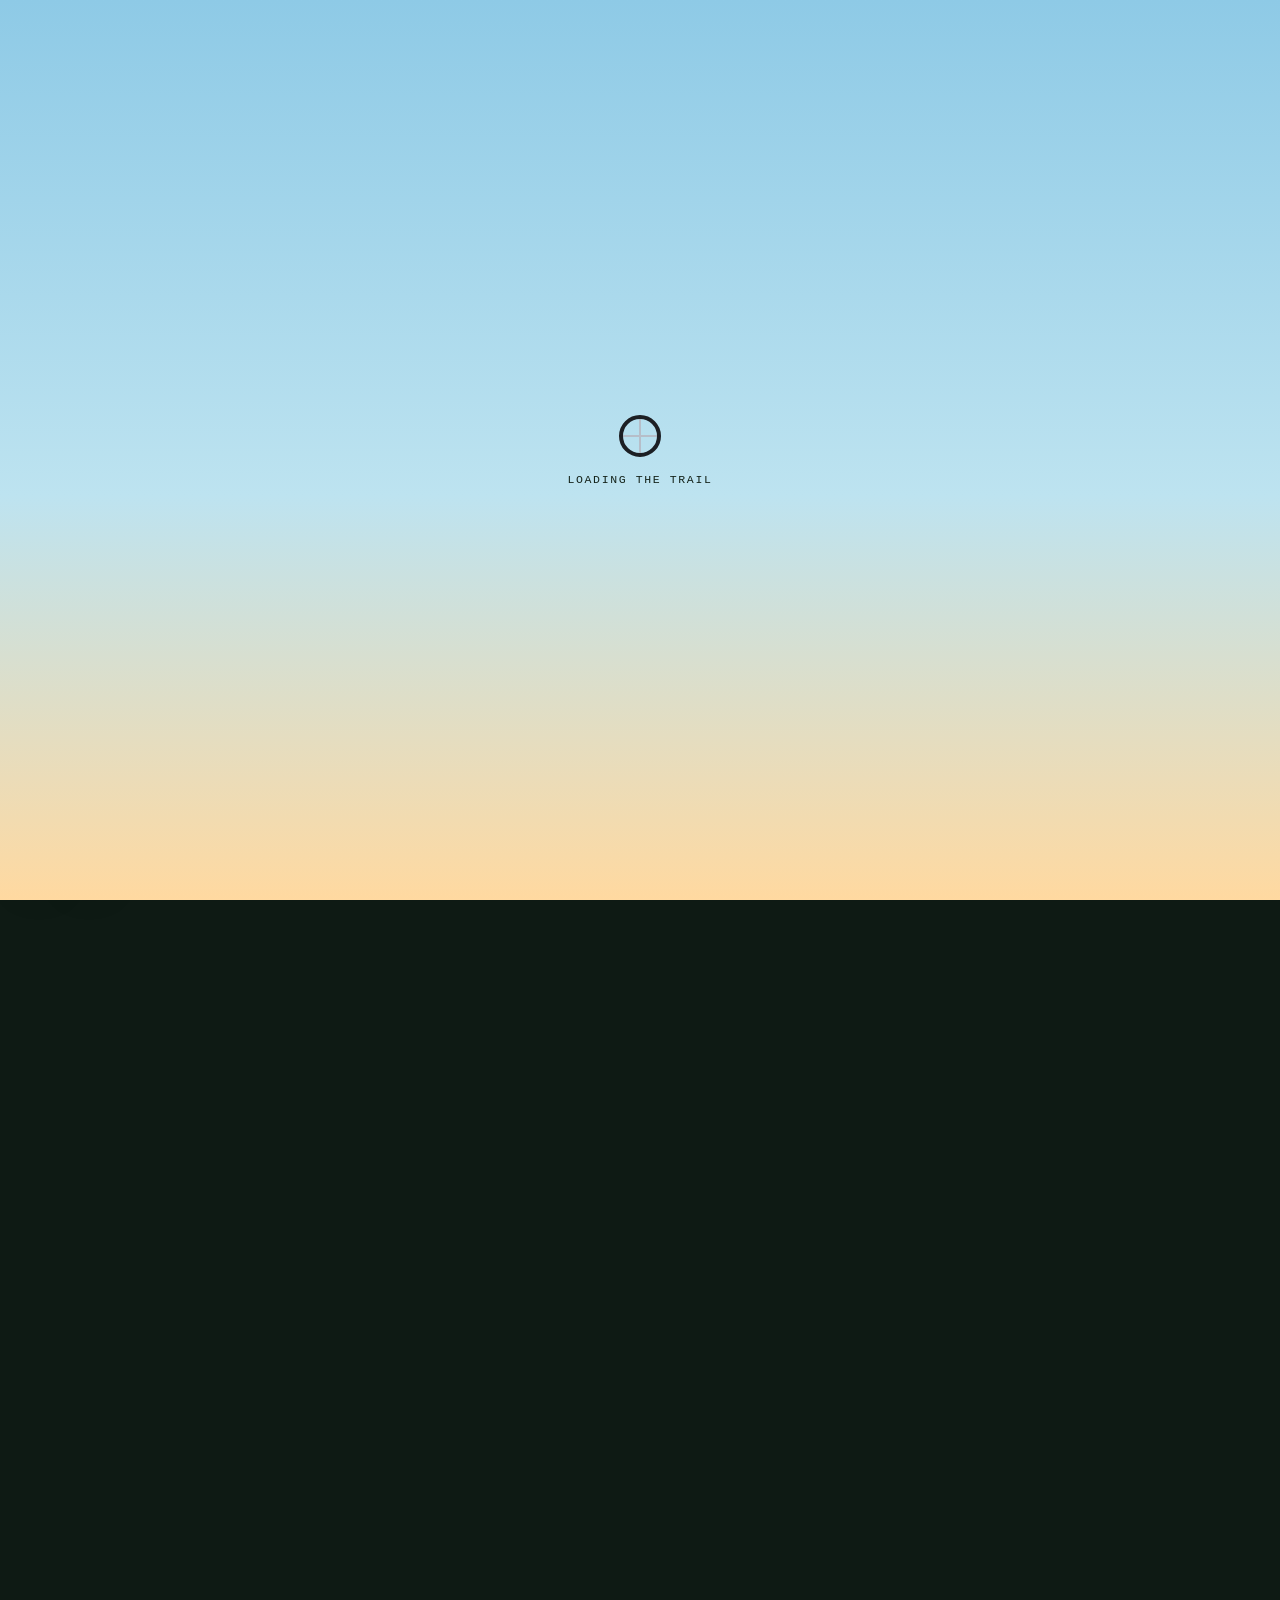
<file: index.html>
<!DOCTYPE html>
<html lang="en">
<head>
<meta charset="UTF-8" />
<meta name="viewport" content="width=device-width, initial-scale=1.0" />
<title>Benian Walls | Cybersecurity &amp; Global Policy</title>
<meta name="description" content="Benian Walls, cybersecurity student at Indiana University. Scroll to ride through my experience, projects, and skills." />
<meta name="theme-color" content="#8ecae6" />
<!-- security: only this site, Google Fonts, and Cloudflare analytics may load; the hash is the import map below -->
<meta http-equiv="Content-Security-Policy" content="default-src 'self'; script-src 'self' 'sha256-bgMiZ5XudRc3ON+iOP7TJVjZSb2mE636fa8zgcfI2dE=' https://static.cloudflareinsights.com; style-src 'self' https://fonts.googleapis.com; font-src https://fonts.gstatic.com; img-src 'self' data:; connect-src 'self' https://cloudflareinsights.com https://*.workers.dev; object-src 'none'; base-uri 'self'; form-action 'self'" />
<meta name="referrer" content="strict-origin-when-cross-origin" />
<!-- set to the deployed worker URL (see ../benian-coach) to answer with Claude; empty = instant in-browser answers -->
<meta name="coach-endpoint" content="" />
<link rel="canonical" href="https://benianwalls.com/" />
<!-- link preview card (Open Graph + Twitter) -->
<meta property="og:type" content="website" />
<meta property="og:title" content="Benian Walls | Cybersecurity & Global Policy" />
<meta property="og:description" content="Scroll to ride: an interactive 3D mountain-bike trail through my experience, projects, and skills. Securing systems, shredding trails." />
<meta property="og:url" content="https://benianwalls.com/" />
<meta property="og:image" content="https://benianwalls.com/assets/og.png" />
<meta property="og:image:width" content="1200" />
<meta property="og:image:height" content="630" />
<meta name="twitter:card" content="summary_large_image" />
<meta name="twitter:title" content="Benian Walls | Cybersecurity & Global Policy" />
<meta name="twitter:description" content="An interactive 3D resume: scroll to ride through the mountains." />
<meta name="twitter:image" content="https://benianwalls.com/assets/og.png" />
<link rel="icon" href="data:image/svg+xml,<svg xmlns='http://www.w3.org/2000/svg' viewBox='0 0 64 64'><rect width='64' height='64' rx='14' fill='%2314231a'/><text x='32' y='43' text-anchor='middle' font-family='Arial,Helvetica,sans-serif' font-weight='800' font-size='30' fill='%23ff7a3d'>BW</text></svg>" />
<link rel="apple-touch-icon" href="assets/apple-touch-icon.png" />
<link rel="modulepreload" href="vendor/three/three.module.min.js" />
<link rel="preconnect" href="https://fonts.googleapis.com" />
<link rel="preconnect" href="https://fonts.gstatic.com" crossorigin />
<link href="https://fonts.googleapis.com/css2?family=Archivo:ital,wdth,wght@0,75..125,400..900;1,75..125,400..900&family=IBM+Plex+Mono:wght@400;500;600&display=swap" rel="stylesheet" />
<link rel="stylesheet" href="style.css" />
<script type="application/ld+json">
{
  "@context": "https://schema.org",
  "@type": "Person",
  "name": "Benian Walls",
  "url": "https://benianwalls.com/",
  "image": "https://benianwalls.com/assets/headshot.jpg",
  "email": "mailto:bwalls06@outlook.com",
  "jobTitle": "Cybersecurity student",
  "alumniOf": { "@type": "CollegeOrUniversity", "name": "Indiana University Bloomington" },
  "knowsAbout": ["Cybersecurity", "Vulnerability management", "SIEM", "Python", "AI security"],
  "sameAs": ["https://www.linkedin.com/in/benianwalls/", "https://github.com/benianwalls"]
}
</script>
<!-- Cloudflare Web Analytics -->
<script defer src='https://static.cloudflareinsights.com/beacon.min.js' data-cf-beacon='{"token": "f5797ab2a5e347eb9656a8737cb7e74e"}'></script>
<!-- End Cloudflare Web Analytics -->
</head>
<body>

<!-- ===== 3D SCENE (world.js) ===== -->
<div id="scene">
  <canvas id="gl" aria-hidden="true"></canvas>
  <div id="lm-layer"></div>
</div>
<div id="loader" aria-hidden="true">
  <div class="loader-wheel"></div>
  <p class="mono">Loading the trail</p>
</div>

<!-- progress bar -->
<div id="trail-progress"><div id="trail-progress-fill"></div></div>

<!-- floating section dock -->
<nav id="topnav" aria-label="Sections">
  <span id="nav-slider" aria-hidden="true"></span>
  <a href="#start" data-target="start">Home</a>
  <a href="#about" data-target="about">About</a>
  <a href="#experience" data-target="experience">Experience</a>
  <a href="#projects" data-target="projects">Projects</a>
  <a href="#skills" data-target="skills">Skills</a>
  <a href="#education" data-target="education">Education</a>
  <a href="#leadership" data-target="leadership">Leadership</a>
  <a href="#contact" data-target="contact">Contact</a>
</nav>

<!-- badge counter -->
<div id="hud" class="mono" title="Seven coins are hidden along the trail. Click them to collect.">
  <svg class="ico" aria-hidden="true"><use href="#i-coin"/></svg>
  <span><span id="badge-count">0</span>/<span id="badge-total">7</span></span>
</div>

<!-- hacker mode toggle (appears once all badges are collected) -->
<button id="hack-toggle" class="mono" hidden>ENTER HACKER MODE</button>
<div id="scanlines" aria-hidden="true"></div>

<!-- scene controls: sound on/off and the season / weather picker -->
<div id="scene-ctl">
  <div id="scene-menu" role="menu" aria-label="Season and weather" hidden>
    <button role="menuitemradio" data-scene="autumn"><svg class="ico" aria-hidden="true"><use href="#i-leaf"/></svg>Autumn</button>
    <button role="menuitemradio" data-scene="summer"><svg class="ico" aria-hidden="true"><use href="#i-sun"/></svg>Summer</button>
    <button role="menuitemradio" data-scene="winter"><svg class="ico" aria-hidden="true"><use href="#i-snow"/></svg>Winter</button>
    <button role="menuitemradio" data-scene="rain"><svg class="ico" aria-hidden="true"><use href="#i-rain"/></svg>Rain</button>
  </div>
  <button id="scene-btn" class="ctl-btn" aria-haspopup="menu" aria-expanded="false" aria-label="Season and weather" title="Season and weather"><svg class="ico" aria-hidden="true"><use href="#i-leaf"/></svg></button>
  <button id="sound-btn" class="ctl-btn" aria-pressed="false" aria-label="Sound" title="Sound off"><svg class="ico" aria-hidden="true"><use href="#i-mute"/></svg></button>
</div>

<!-- all-badges-collected toast -->
<div id="toast">
  <strong>Trail master</strong>
  <p class="mono">All 7 coins collected. Hacker mode unlocked.</p>
</div>

<!-- ===== SCROLLING CONTENT ===== -->
<main>

  <section class="panel hero" id="start">
    <div class="hero-inner">
      <p class="eyebrow">
        <img class="eyebrow-photo" src="assets/headshot.jpg" alt="" width="44" height="44" />
        <span class="mono">Interactive resume</span>
      </p>
      <h1>Benian<br/>Walls</h1>
      <p class="subtitle">Cybersecurity &amp; Global Policy at Indiana University</p>
      <ul class="proof">
        <li><svg class="ico" aria-hidden="true"><use href="#i-shield"/></svg>Cybersecurity Intern, Indianapolis Airport Authority</li>
        <li><svg class="ico" aria-hidden="true"><use href="#i-spark"/></svg>Campus Lead, OpenAI Student Collective</li>
        <li><svg class="ico" aria-hidden="true"><use href="#i-users"/></svg>President, Ingineering Club (400+ members)</li>
      </ul>
      <div class="hero-actions">
        <button class="btn btn-primary" id="tour-btn"><svg class="ico" aria-hidden="true"><use href="#i-play"/></svg><span>Take the tour</span></button>
        <button class="btn btn-light" id="quick-btn"><svg class="ico" aria-hidden="true"><use href="#i-zap"/></svg><span>30-second version</span></button>
        <a class="btn btn-dark" href="assets/BenianWalls-Resume.pdf" download><svg class="ico" aria-hidden="true"><use href="#i-download"/></svg><span>Resume PDF</span></a>
      </div>
      <div class="scroll-hint">
        <span class="hint-mouse">Scroll to ride the trail. Each building is a section of my resume.</span>
        <span class="hint-touch">Swipe up to ride. Tap a building to open it.</span>
        <button class="scroll-cta" id="scroll-cta" aria-label="Start the ride">
          <span class="chev"></span>
          <span class="chev"></span>
        </button>
      </div>
    </div>
  </section>

  <!-- the ride: empty trail sections; the world landmarks carry the content -->
  <section class="panel" id="about"></section>
  <section class="panel" id="experience"></section>
  <section class="panel" id="projects"></section>
  <section class="panel" id="skills"></section>
  <section class="panel" id="education"></section>
  <section class="panel" id="leadership"></section>
  <section class="panel" id="contact"></section>
  <section class="panel" id="finish"></section>

</main>

<!-- ===== LANDMARK POPUPS ===== -->
<div id="popups">

  <div class="popup" id="popup-quick" role="dialog" aria-modal="true" aria-label="Resume at a glance">
    <div class="card popup-panel quick-card">
      <button class="popup-close" aria-label="Close"><svg class="ico" aria-hidden="true"><use href="#i-close"/></svg></button>
      <div class="quick-head">
        <img class="portrait" src="assets/headshot.jpg" alt="Benian Walls" />
        <div>
          <p class="kicker">The 30-second version</p>
          <h2>Benian Walls</h2>
          <p class="quick-lede">Cybersecurity &amp; Global Policy, Indiana University · May 2028 · 3.63 GPA</p>
        </div>
      </div>
      <ul class="quick-list">
        <li><strong>Cybersecurity Intern, Indianapolis Airport Authority</strong> <span class="mono when">2026</span><br/>Vulnerability management, SIEM monitoring, threat investigation, risk and compliance.</li>
        <li><strong>Security Solutions Specialist (Contract), ByteShield Solutions</strong> <span class="mono when">2025 to present</span><br/>Nessus scans and network reviews (35+ high-risk findings per project, 95% remediated); GoPhish campaigns that cut risky clicks 45%.</li>
        <li><strong>Student IT Support, IU UITS</strong> <span class="mono when">2026 to present</span><br/>Account, device, Wi-Fi, and software support for students, faculty, and staff.</li>
        <li><strong>Projects</strong><br/>MalwareScope (ML malware detector, 79% detection at a 0.1% false-positive rate) and an LLM Agent Security Lab.</li>
        <li><strong>Leadership</strong><br/>Campus Lead, OpenAI Student Collective (1 of 120 worldwide). President, Ingineering Club (board of 7, 400+ members). Member, IU Cybersecurity Club.</li>
        <li><strong>Certificates</strong><br/>Google Cybersecurity Certificate, IU GenAI 101.</li>
      </ul>
      <div class="chips quick-chips">
        <span>Nessus</span><span>Nmap</span><span>Wireshark</span><span>GoPhish</span><span>Tanium</span><span>Arctic Wolf</span><span>Python</span><span>SQL</span><span>Linux</span><span>NIST</span>
      </div>
      <div class="contact-links">
        <a href="mailto:bwalls06@outlook.com" class="contact-btn"><svg class="ico" aria-hidden="true"><use href="#i-mail"/></svg>Email</a>
        <a href="https://www.linkedin.com/in/benianwalls/" target="_blank" rel="noopener" class="contact-btn"><svg class="ico" aria-hidden="true"><use href="#i-linkedin"/></svg>LinkedIn</a>
        <a href="assets/BenianWalls-Resume.pdf" download class="contact-btn"><svg class="ico" aria-hidden="true"><use href="#i-file"/></svg>Resume PDF</a>
      </div>
    </div>
  </div>

  <div class="popup" id="popup-about" role="dialog" aria-modal="true" aria-label="About Me">
    <div class="card popup-panel">
      <button class="popup-close" aria-label="Close"><svg class="ico" aria-hidden="true"><use href="#i-close"/></svg></button>
      <p class="kicker">Mile 01</p>
      <h2>About</h2>
      <div class="about-flex">
        <img class="portrait" src="assets/headshot.jpg" alt="Benian Walls" loading="lazy" />
        <p>I’m a cybersecurity student at Indiana University’s Luddy School of Informatics, Computing, and Engineering, graduating in May 2028. I enjoy learning both the technical and broader sides of security, from working with vulnerability management, phishing simulations, and SIEM tools to understanding how cybersecurity impacts organizations and the world around us.</p>
      </div>
      <ul class="fact-list">
        <li><svg class="ico" aria-hidden="true"><use href="#i-pin"/></svg>Bloomington, IN</li>
        <li><svg class="ico" aria-hidden="true"><use href="#i-globe"/></svg>Fluent in English and Turkish</li>
        <li><svg class="ico" aria-hidden="true"><use href="#i-award"/></svg>Hudson &amp; Holland Scholar: merit-based program for academic excellence and leadership</li>
        <li><svg class="ico" aria-hidden="true"><use href="#i-cap"/></svg>Provost Scholarship recipient</li>
        <li><svg class="ico" aria-hidden="true"><use href="#i-clock"/></svg>Off the clock: fishing, traveling, and finding new trails</li>
      </ul>
      <div class="photo-strip">
        <figure class="photo">
          <img src="assets/fishing.jpg" alt="Benian holding a freshly caught bass on a lake boardwalk" loading="lazy" />
          <figcaption class="mono">On the water</figcaption>
        </figure>
        <figure class="photo">
          <img src="assets/travel.jpg" alt="Benian in San Francisco with the Bay Bridge behind him" loading="lazy" />
          <figcaption class="mono">San Francisco</figcaption>
        </figure>
        <figure class="photo">
          <img src="assets/bike.jpg" alt="Benian and a riding buddy holding their bikes in front of a covered bridge" loading="lazy" />
          <figcaption class="mono">Actual trails</figcaption>
        </figure>
      </div>
    </div>
  </div>

  <div class="popup" id="popup-experience" role="dialog" aria-modal="true" aria-label="Experience">
    <div class="card popup-panel">
      <button class="popup-close" aria-label="Close"><svg class="ico" aria-hidden="true"><use href="#i-close"/></svg></button>
      <p class="kicker">Mile 02</p>
      <h2>Experience</h2>

      <div class="job club-job">
        <img class="club-logo" src="assets/indianapolis_airport_authority_logo.jpeg" alt="Indianapolis Airport Authority logo" loading="lazy" />
        <div class="club-body">
        <div class="job-head">
          <h3>Cybersecurity Intern</h3>
          <span class="mono when">May 2026 - Aug 2026</span>
        </div>
        <p class="org">Indianapolis Airport Authority · Indianapolis, IN</p>
        <ul>
          <li>Supported enterprise cybersecurity operations through vulnerability management, asset inventory oversight, risk assessments, and compliance-related security activities</li>
          <li>Assisted SIEM monitoring, endpoint security management, threat investigation, and security awareness initiatives to strengthen organizational security posture</li>
        </ul>
        </div>
      </div>

      <div class="job club-job">
        <img class="club-logo" src="assets/IUlogo.jpeg" alt="Indiana University logo" loading="lazy" />
        <div class="club-body">
        <div class="job-head">
          <h3>Student IT Support</h3>
          <span class="mono when">Aug 2026 - Present</span>
        </div>
        <p class="org">Indiana University UITS · Bloomington, IN</p>
        <ul>
          <li>Provide technical support for students, faculty, and staff across account, device, Wi-Fi, and software issues</li>
          <li>Document tickets, troubleshoot issues, and solve problems while following IU service procedures</li>
        </ul>
        </div>
      </div>

      <div class="job club-job">
        <img class="club-logo" src="assets/byteshield_sol.jpeg" alt="ByteShield Solutions logo" loading="lazy" />
        <div class="club-body">
        <div class="job-head">
          <h3>Security Solutions Specialist (Contract)</h3>
          <span class="mono when">Aug 2025 - Present</span>
        </div>
        <p class="org">ByteShield Solutions · Bloomington, IN</p>
        <ul>
          <li>Identify 35+ high-risk issues per project through Nessus scans and network reviews, achieving 95% remediation</li>
          <li>Design phishing tests using GoPhish, helping reduce risky clicks by 45% and strengthening employee security awareness</li>
        </ul>
        </div>
      </div>
    </div>
  </div>

  <div class="popup" id="popup-projects" role="dialog" aria-modal="true" aria-label="Projects">
    <div class="card popup-panel">
      <button class="popup-close" aria-label="Close"><svg class="ico" aria-hidden="true"><use href="#i-close"/></svg></button>
      <p class="kicker">Mile 03</p>
      <h2>Projects</h2>

      <div class="project">
        <h3>MalwareScope</h3>
        <p class="mono tech">Python · PyTorch · scikit-learn · FastAPI · SHAP</p>
        <p>ML-powered static malware detector for Windows PE files, training Random Forest and PyTorch neural-network models on the EMBER2018/2024 benchmarks; the best model detects 79% of malware at a deployable 0.1% false-positive rate. Added SHAP explainability, a calibrated UNCERTAIN band, and a VirusTotal cross-check, served through a FastAPI web dashboard, CLI, and a Chrome extension that scans downloads in real time.</p>
        <a class="repo-link" href="https://github.com/benianwalls/malwarescope" target="_blank" rel="noopener"><svg class="ico" aria-hidden="true"><use href="#i-github"/></svg>View code on GitHub</a>
      </div>

      <div class="project">
        <h3>LLM Agent Security Lab</h3>
        <p class="mono tech">Python · Git · GitHub</p>
        <p>A vulnerable-and-defended LLM-agent environment to evaluate indirect prompt injection, mock data exfiltration, system prompt leakage, and unsafe tool execution in a controlled sandbox. Implemented model-independent guardrails, including least-privilege tool access, output encoding, and recipient restrictions.</p>
        <a class="repo-link" href="https://github.com/benianwalls/llm-agent-security-lab" target="_blank" rel="noopener"><svg class="ico" aria-hidden="true"><use href="#i-github"/></svg>View code on GitHub</a>
      </div>

      <div class="project">
        <h3>Python Port Scanner</h3>
        <p class="mono tech">Python</p>
        <p>A Python tool that scans target IPs, identifies open ports, and assesses potential attack surfaces on target systems.</p>
        <a class="repo-link" href="https://github.com/benianwalls/Port_Scanner" target="_blank" rel="noopener"><svg class="ico" aria-hidden="true"><use href="#i-github"/></svg>View code on GitHub</a>
      </div>
    </div>
  </div>

  <div class="popup" id="popup-skills" role="dialog" aria-modal="true" aria-label="Skills">
    <div class="card popup-panel">
      <button class="popup-close" aria-label="Close"><svg class="ico" aria-hidden="true"><use href="#i-close"/></svg></button>
      <p class="kicker">Mile 04</p>
      <h2>Skills</h2>
      <div class="skill-group">
        <h4 class="mono">Security &amp; networking</h4>
        <div class="chips">
          <span>Nessus</span><span>Nmap</span><span>GoPhish</span><span>Arctic Wolf</span><span>Tanium</span><span>Wireshark</span><span>OWASP Top 10</span><span>NIST</span><span>CIS Controls</span>
        </div>
      </div>
      <div class="skill-group">
        <h4 class="mono">Programming &amp; scripting</h4>
        <div class="chips">
          <span>Python</span><span>SQL</span><span>Java</span><span>JavaScript</span><span>HTML</span><span>CSS</span>
        </div>
      </div>
      <div class="skill-group">
        <h4 class="mono">Systems &amp; tools</h4>
        <div class="chips">
          <span>Linux</span><span>Kali Linux</span><span>Git / GitHub</span><span>Windows</span><span>macOS</span><span>Terminal</span><span>Microsoft Office</span><span>Google Workspace</span>
        </div>
      </div>
    </div>
  </div>

  <div class="popup" id="popup-education" role="dialog" aria-modal="true" aria-label="Education and Certificates">
    <div class="card popup-panel">
      <button class="popup-close" aria-label="Close"><svg class="ico" aria-hidden="true"><use href="#i-close"/></svg></button>
      <p class="kicker">Mile 05</p>
      <h2>Education &amp; Certificates</h2>
      <div class="job club-job">
        <img class="club-logo" src="assets/IUlogo.jpeg" alt="Indiana University logo" loading="lazy" />
        <div class="club-body">
        <div class="job-head">
          <h3>B.S. Cybersecurity &amp; Global Policy</h3>
          <span class="mono when">May 2028</span>
        </div>
        <p class="org">Indiana University · Luddy School of Informatics, Computing, and Engineering</p>
        <ul>
          <li>GPA: 3.63 / 4.0</li>
          <li>Minor: Central Eurasian Studies with a Language</li>
          <li>Hudson &amp; Holland Scholar, Provost Scholarship</li>
        </ul>
        </div>
      </div>
      <div class="job club-job">
        <img class="club-logo" src="assets/google.png" alt="Google logo" loading="lazy" />
        <div class="club-body">
        <div class="job-head">
          <h3>Google Cybersecurity Certificate</h3>
          <span class="mono when">Oct 2025</span>
        </div>
        <p class="org">Coursera</p>
        <ul>
          <li>Foundational training in network security, risk management, threat analysis, and incident response, with hands-on work</li>
        </ul>
        </div>
      </div>
      <div class="job club-job">
        <img class="club-logo" src="assets/IUlogo.jpeg" alt="Indiana University logo" loading="lazy" />
        <div class="club-body">
        <div class="job-head">
          <h3>GenAI 101 Certificate</h3>
          <span class="mono when">Jun 2026</span>
        </div>
        <p class="org">Indiana University</p>
        <ul>
          <li>Generative AI concepts, prompt engineering, and responsible AI practices</li>
        </ul>
        </div>
      </div>
    </div>
  </div>

  <div class="popup" id="popup-leadership" role="dialog" aria-modal="true" aria-label="Leadership">
    <div class="card popup-panel">
      <button class="popup-close" aria-label="Close"><svg class="ico" aria-hidden="true"><use href="#i-close"/></svg></button>
      <p class="kicker">Mile 06</p>
      <h2>Leadership &amp; Involvement</h2>
      <div class="job club-job">
        <img class="club-logo logo-full" src="assets/openai-student-collective.jpg" alt="OpenAI Student Collective logo" loading="lazy" />
        <div class="club-body">
        <div class="job-head">
          <h3>Campus Lead, OpenAI Student Collective</h3>
          <span class="mono when">Aug 2026 - Present</span>
        </div>
        <p class="org">Indiana University · Bloomington, IN</p>
        <ul>
          <li>Selected as 1 of 120 undergraduate Campus Leads worldwide for OpenAI’s Student Collective, a global program advancing practical and responsible AI education on university campuses</li>
          <li>Co-lead Indiana University’s workshops, Studio Hours, and showcases where students build with ChatGPT and Codex</li>
        </ul>
        </div>
      </div>
      <div class="job club-job">
        <img class="club-logo" src="assets/ingineering.jpg" alt="INgineering at IU club logo" loading="lazy" />
        <div class="club-body">
        <div class="job-head">
          <h3>President, Ingineering Club</h3>
          <span class="mono when">Apr 2026 - Present</span>
        </div>
        <p class="org">Indiana University · Bloomington, IN</p>
        <ul>
          <li>Recruit and manage an executive board of 7 members and 400+ total members</li>
          <li>Lead the day-to-day operations of the club: plan events, run meetings, and keep projects organized</li>
        </ul>
        </div>
      </div>
      <div class="job club-job">
        <img class="club-logo" src="assets/cyberclub.jpeg" alt="IU Cybersecurity Club logo" loading="lazy" />
        <div class="club-body">
        <div class="job-head">
          <h3>Member, Cybersecurity Club</h3>
          <span class="mono when">Sep 2024 - Present</span>
        </div>
        <p class="org">Indiana University · Bloomington, IN</p>
        <ul>
          <li>Hands-on ethical hacking, threat analysis, and network defense; workshops on cloud security and malware analysis</li>
        </ul>
        </div>
      </div>
    </div>
  </div>

  <div class="popup" id="popup-finish" role="dialog" aria-modal="true" aria-label="End of the trail">
    <div class="card popup-panel finish-card">
      <button class="popup-close" aria-label="Close"><svg class="ico" aria-hidden="true"><use href="#i-close"/></svg></button>
      <p class="kicker">End of the trail</p>
      <h2>Thanks for riding</h2>
      <p class="finish-recap"><span id="finish-coins">Seven stops down.</span> The short version:</p>
      <ul class="finish-list">
        <li><svg class="ico" aria-hidden="true"><use href="#i-shield"/></svg>Cybersecurity Intern at the Indianapolis Airport Authority</li>
        <li><svg class="ico" aria-hidden="true"><use href="#i-spark"/></svg>Campus Lead, OpenAI Student Collective (1 of 120 worldwide)</li>
        <li><svg class="ico" aria-hidden="true"><use href="#i-cap"/></svg>Cybersecurity &amp; Global Policy at Indiana University, May 2028</li>
      </ul>
      <p class="finish-ask">Open to internships and security projects. Let's talk.</p>
      <div class="contact-links finish-links">
        <a href="mailto:bwalls06@outlook.com" class="contact-btn primary"><svg class="ico" aria-hidden="true"><use href="#i-mail"/></svg>Email me</a>
        <a href="https://www.linkedin.com/in/benianwalls/" target="_blank" rel="noopener" class="contact-btn"><svg class="ico" aria-hidden="true"><use href="#i-linkedin"/></svg>LinkedIn</a>
        <a href="https://github.com/benianwalls" target="_blank" rel="noopener" class="contact-btn"><svg class="ico" aria-hidden="true"><use href="#i-github"/></svg>GitHub</a>
        <a href="assets/BenianWalls-Resume.pdf" download class="contact-btn"><svg class="ico" aria-hidden="true"><use href="#i-file"/></svg>Resume PDF</a>
      </div>
      <button class="back-to-start"><svg class="ico" aria-hidden="true"><use href="#i-restart"/></svg>Ride again</button>
    </div>
  </div>

  <div class="popup" id="popup-contact" role="dialog" aria-modal="true" aria-label="Contact">
    <div class="card popup-panel contact-card">
      <button class="popup-close" aria-label="Close"><svg class="ico" aria-hidden="true"><use href="#i-close"/></svg></button>
      <p class="kicker">End of trail</p>
      <h2>Let's connect</h2>
      <p>Open to internships, security projects, and a good ride.</p>
      <div class="contact-links">
        <a href="mailto:bwalls06@outlook.com" class="contact-btn"><svg class="ico" aria-hidden="true"><use href="#i-mail"/></svg>bwalls06@outlook.com</a>
        <a href="https://www.linkedin.com/in/benianwalls/" target="_blank" rel="noopener" class="contact-btn"><svg class="ico" aria-hidden="true"><use href="#i-linkedin"/></svg>LinkedIn</a>
        <a href="https://github.com/benianwalls" target="_blank" rel="noopener" class="contact-btn"><svg class="ico" aria-hidden="true"><use href="#i-github"/></svg>GitHub</a>
        <a href="assets/BenianWalls-Resume.pdf" download class="contact-btn"><svg class="ico" aria-hidden="true"><use href="#i-file"/></svg>Download resume</a>
      </div>
      <button class="back-to-start"><svg class="ico" aria-hidden="true"><use href="#i-restart"/></svg>Ride back to the trailhead</button>
      <p class="footer-note">© 2026 Benian Walls · <a href="classic/">Classic 2D version</a></p>
    </div>
  </div>

</div>

<script type="importmap">
{ "imports": {
  "three": "./vendor/three/three.module.min.js",
  "three/addons/": "./vendor/three/addons/"
} }
</script>
<script type="module" src="script.js"></script>
<noscript><meta http-equiv="refresh" content="0; url=classic/" /></noscript>
</body>
</html>
</file>
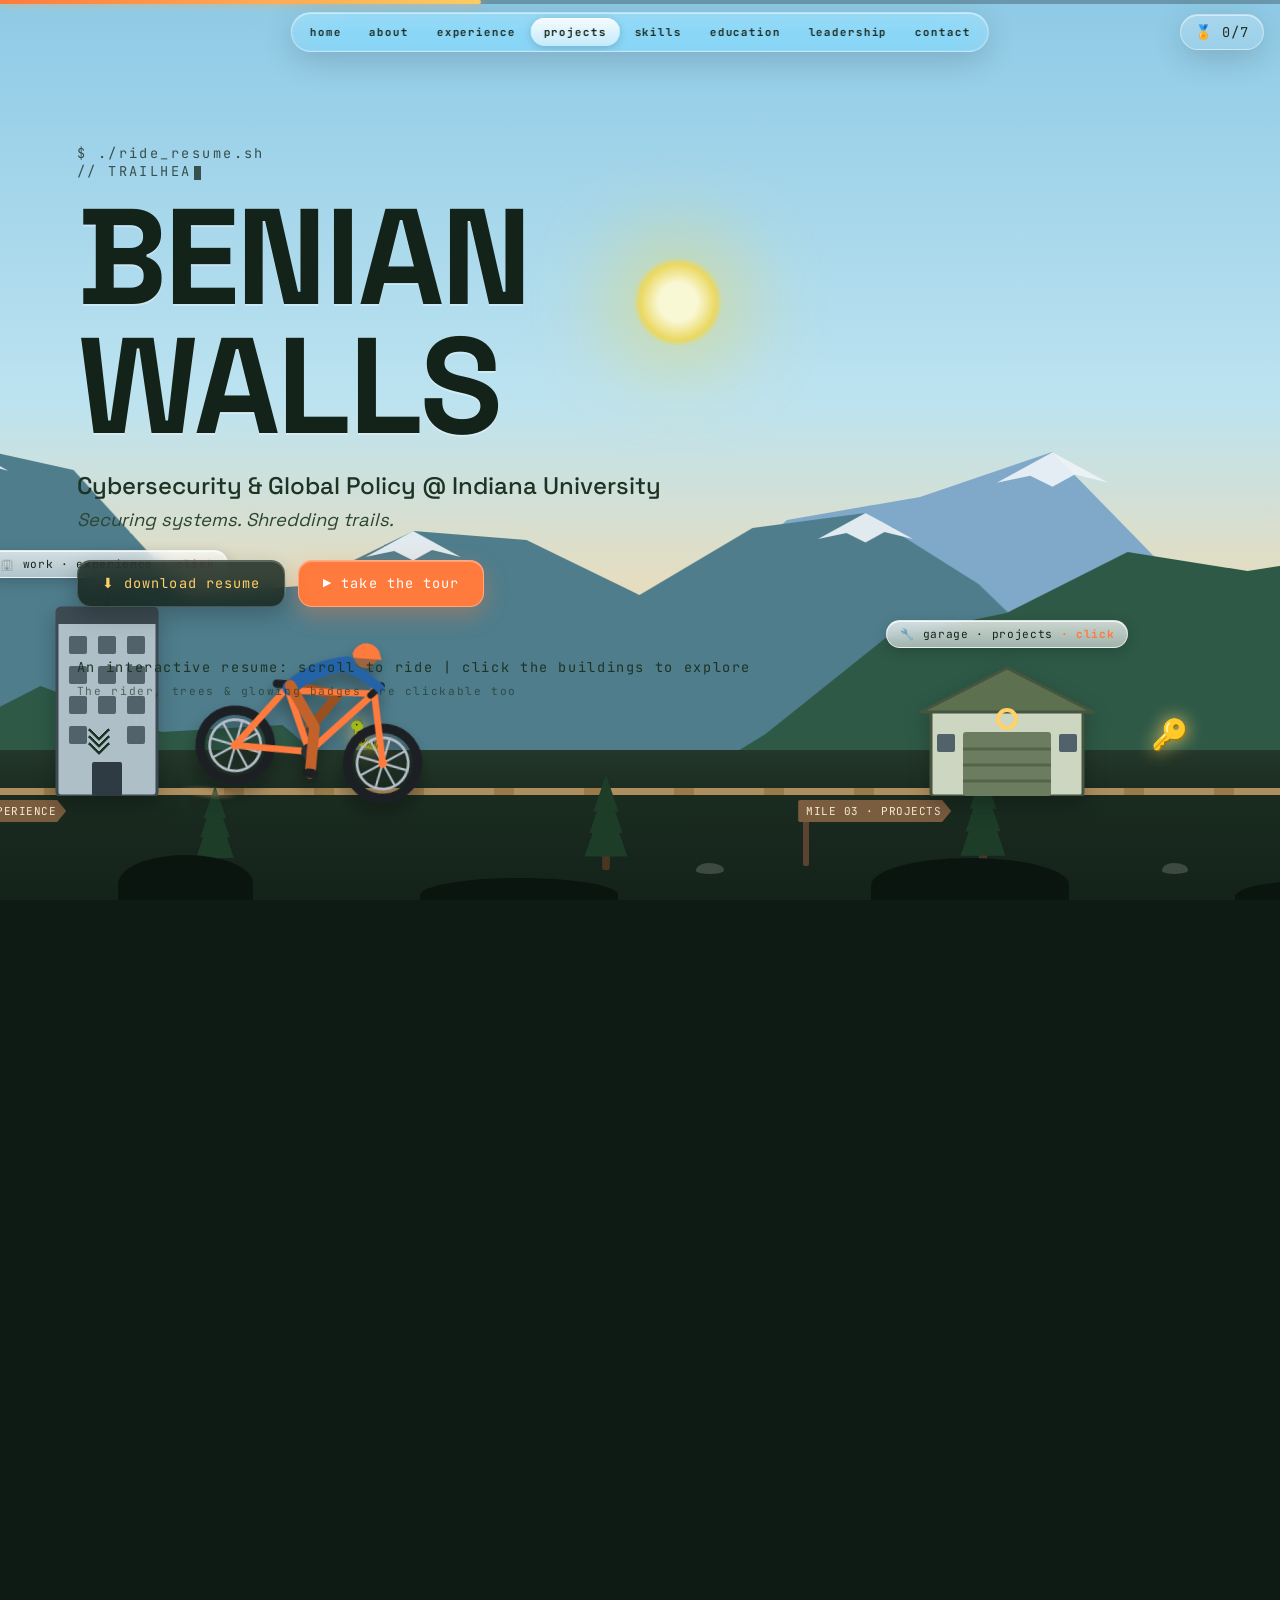
<file: classic/index.html>
<!DOCTYPE html>
<html lang="en">
<head>
<meta charset="UTF-8" />
<meta name="viewport" content="width=device-width, initial-scale=1.0" />
<title>Benian Walls | Cybersecurity &amp; Global Policy</title>
<meta name="description" content="Benian Walls, cybersecurity student at Indiana University. Scroll to ride through my experience, projects, and skills." />
<meta name="theme-color" content="#8ecae6" />
<link rel="canonical" href="https://benianwalls.com/" />
<meta name="robots" content="noindex" />
<!-- link preview card (Open Graph + Twitter) -->
<meta property="og:type" content="website" />
<meta property="og:title" content="Benian Walls | Cybersecurity & Global Policy" />
<meta property="og:description" content="Scroll to ride: an interactive mountain-bike trail through my experience, projects, and skills. Securing systems, shredding trails." />
<meta property="og:url" content="https://benianwalls.com/" />
<meta property="og:image" content="https://benianwalls.com/assets/og.png" />
<meta property="og:image:width" content="1200" />
<meta property="og:image:height" content="630" />
<meta name="twitter:card" content="summary_large_image" />
<meta name="twitter:title" content="Benian Walls | Cybersecurity & Global Policy" />
<meta name="twitter:description" content="An interactive resume: scroll to ride through the mountains." />
<meta name="twitter:image" content="https://benianwalls.com/assets/og.png" />
<link rel="icon" href="data:image/svg+xml,<svg xmlns='http://www.w3.org/2000/svg' viewBox='0 0 100 100'><text y='.9em' font-size='90'>🚵</text></svg>" />
<link rel="preconnect" href="https://fonts.googleapis.com" />
<link rel="preconnect" href="https://fonts.gstatic.com" crossorigin />
<link href="https://fonts.googleapis.com/css2?family=Space+Grotesk:wght@400;500;700&family=JetBrains+Mono:wght@400;700&display=swap" rel="stylesheet" />
<link rel="stylesheet" href="style.css" />
<!-- Cloudflare Web Analytics -->
<script defer src='https://static.cloudflareinsights.com/beacon.min.js' data-cf-beacon='{"token": "f5797ab2a5e347eb9656a8737cb7e74e"}'></script>
<!-- End Cloudflare Web Analytics -->
</head>
<body>

<!-- ===== FIXED PARALLAX SCENE ===== -->
<div id="scene" aria-hidden="true">
  <div class="sky"></div>
  <div class="sky-night"></div>
  <div id="stars"></div>
  <div id="sun"></div>
  <div class="layer" id="mtn-far"></div>
  <div class="layer" id="mtn-mid"></div>
  <div class="layer" id="mtn-near"></div>
  <div class="layer" id="ground"></div>
  <div class="layer" id="foreground"></div>

  <!-- ===== THE BIKER ===== -->
  <div id="biker">
    <svg id="bike-svg" viewBox="0 0 200 145" xmlns="http://www.w3.org/2000/svg">
      <!-- far leg (drawn behind frame) -->
      <polyline id="leg-far" points="80,56 92,80 104,100" fill="none" stroke="#9a4f1e" stroke-width="7" stroke-linecap="round" stroke-linejoin="round"/>
      <line id="crank-far" x1="100" y1="103" x2="100" y2="119" stroke="#444" stroke-width="4" stroke-linecap="round"/>

      <!-- rear wheel -->
      <g class="wheel" id="wheel-rear">
        <circle cx="45" cy="105" r="26" fill="none" stroke="#1c1f24" stroke-width="7"/>
        <circle cx="45" cy="105" r="19" fill="none" stroke="#b6bec9" stroke-width="2"/>
        <g class="spokes" data-cx="45" data-cy="105">
          <line x1="45" y1="86" x2="45" y2="124" stroke="#b6bec9" stroke-width="1.6"/>
          <line x1="26" y1="105" x2="64" y2="105" stroke="#b6bec9" stroke-width="1.6"/>
          <line x1="31.6" y1="91.6" x2="58.4" y2="118.4" stroke="#b6bec9" stroke-width="1.6"/>
          <line x1="31.6" y1="118.4" x2="58.4" y2="91.6" stroke="#b6bec9" stroke-width="1.6"/>
        </g>
        <circle cx="45" cy="105" r="3.4" fill="#ff7a3d"/>
      </g>

      <!-- front wheel -->
      <g class="wheel" id="wheel-front">
        <circle cx="155" cy="105" r="26" fill="none" stroke="#1c1f24" stroke-width="7"/>
        <circle cx="155" cy="105" r="19" fill="none" stroke="#b6bec9" stroke-width="2"/>
        <g class="spokes" data-cx="155" data-cy="105">
          <line x1="155" y1="86" x2="155" y2="124" stroke="#b6bec9" stroke-width="1.6"/>
          <line x1="136" y1="105" x2="174" y2="105" stroke="#b6bec9" stroke-width="1.6"/>
          <line x1="141.6" y1="91.6" x2="168.4" y2="118.4" stroke="#b6bec9" stroke-width="1.6"/>
          <line x1="141.6" y1="118.4" x2="168.4" y2="91.6" stroke="#b6bec9" stroke-width="1.6"/>
        </g>
        <circle cx="155" cy="105" r="3.4" fill="#ff7a3d"/>
      </g>

      <!-- frame -->
      <g stroke="#ff7a3d" stroke-width="5" stroke-linecap="round" fill="none">
        <line x1="45" y1="105" x2="100" y2="103"/>          <!-- chainstay -->
        <line x1="100" y1="103" x2="78" y2="58"/>           <!-- seat tube -->
        <line x1="78" y1="58" x2="45" y2="105"/>            <!-- seat stay -->
        <line x1="100" y1="103" x2="140" y2="57"/>          <!-- down tube -->
        <line x1="78" y1="60" x2="138" y2="55"/>            <!-- top tube -->
        <line x1="142" y1="52" x2="155" y2="105"/>          <!-- fork -->
      </g>
      <circle cx="100" cy="103" r="6" fill="#2a2e35"/>      <!-- bb / chainring -->
      <!-- saddle + bars -->
      <line x1="70" y1="56" x2="86" y2="55" stroke="#1c1f24" stroke-width="6" stroke-linecap="round"/>
      <line x1="140" y1="56" x2="147" y2="48" stroke="#1c1f24" stroke-width="5" stroke-linecap="round"/>

      <!-- rider -->
      <g id="rider">
        <!-- torso -->
        <path d="M 80 58 Q 96 40 120 35" fill="none" stroke="#2563a8" stroke-width="11" stroke-linecap="round"/>
        <!-- arm -->
        <polyline points="118,37 133,42 146,50" fill="none" stroke="#2563a8" stroke-width="7" stroke-linecap="round" stroke-linejoin="round"/>
        <!-- head -->
        <circle cx="133" cy="28" r="8.5" fill="#9c6644"/>
        <!-- helmet -->
        <path d="M 123 27 A 10.5 10.5 0 0 1 143.5 26 L 145 29 L 124 30 Z" fill="#ff7a3d"/>
      </g>

      <!-- near leg (drawn in front) -->
      <line id="crank-near" x1="100" y1="103" x2="100" y2="87" stroke="#555" stroke-width="4" stroke-linecap="round"/>
      <polyline id="leg-near" points="80,56 96,76 100,87" fill="none" stroke="#c2622a" stroke-width="8" stroke-linecap="round" stroke-linejoin="round"/>
      <ellipse id="foot-near" cx="100" cy="87" rx="6" ry="3.4" fill="#1c1f24"/>

      <!-- headlight beam (appears at night) -->
      <polygon id="headlight" points="150,55 200,38 200,72" fill="url(#beam)" opacity="0"/>
      <defs>
        <linearGradient id="beam" x1="0" y1="0" x2="1" y2="0">
          <stop offset="0" stop-color="#fff3b0" stop-opacity="0.85"/>
          <stop offset="1" stop-color="#fff3b0" stop-opacity="0"/>
        </linearGradient>
      </defs>
    </svg>
    <div id="dust"></div>
  </div>
</div>

<!-- progress bar -->
<div id="trail-progress"><div id="trail-progress-fill"></div></div>

<!-- floating section dock -->
<nav id="topnav" class="mono" aria-label="Sections">
  <span id="nav-slider" aria-hidden="true"></span>
  <a href="#start" data-target="start">home</a>
  <a href="#about" data-target="about">about</a>
  <a href="#experience" data-target="experience">experience</a>
  <a href="#projects" data-target="projects">projects</a>
  <a href="#skills" data-target="skills">skills</a>
  <a href="#education" data-target="education">education</a>
  <a href="#leadership" data-target="leadership">leadership</a>
  <a href="#contact" data-target="contact">contact</a>
</nav>

<!-- badge counter -->
<div id="hud" class="mono" title="Glowing badges are hidden along the trail, click them!">🏅 <span id="badge-count">0</span>/<span id="badge-total">7</span></div>

<!-- hacker mode toggle (appears once all badges are collected) -->
<button id="hack-toggle" class="mono" hidden>ENTER HACKER MODE</button>
<div id="scanlines" aria-hidden="true"></div>

<!-- all-badges-collected toast -->
<div id="toast">
  <strong>🏆 TRAIL MASTER</strong>
  <p class="mono">All 7 badges collected. HACKER MODE unlocked.</p>
</div>

<!-- ===== SCROLLING CONTENT ===== -->
<main>

  <section class="panel hero" id="start">
    <div class="hero-inner">
      <p class="mono kicker" id="kicker"><span id="term-text"></span><span class="term-cursor" aria-hidden="true"></span></p>
      <h1>BENIAN<br/>WALLS</h1>
      <p class="subtitle">Cybersecurity &amp; Global Policy @ Indiana University</p>
      <p class="tagline">Securing systems. Shredding trails.</p>
      <div class="hero-actions">
        <a class="btn-resume mono" href="../assets/BenianWalls-Resume.pdf" download>⬇ download resume</a>
        <button class="btn-tour mono" id="tour-btn">▶ take the tour</button>
      </div>
      <div class="scroll-hint">
        <span class="mono">An interactive resume: scroll to ride | click the buildings to explore</span>
        <span class="mono hint2">The rider, trees &amp; glowing badges are clickable too</span>
        <button class="scroll-cta" id="scroll-cta" aria-label="Start the ride">
          <span class="cta-pill mono">swipe to ride <span class="pill-arrow">→</span></span>
          <span class="chev"></span>
          <span class="chev"></span>
          <span class="chev"></span>
        </button>
      </div>
    </div>
  </section>

  <!-- the ride: empty trail sections; the world landmarks carry the content -->
  <section class="panel" id="about"></section>
  <section class="panel" id="experience"></section>
  <section class="panel" id="projects"></section>
  <section class="panel" id="skills"></section>
  <section class="panel" id="education"></section>
  <section class="panel" id="leadership"></section>
  <section class="panel" id="contact"></section>

</main>

<!-- ===== LANDMARK POPUPS ===== -->
<div id="popups">

  <div class="popup" id="popup-about" role="dialog" aria-modal="true" aria-label="About Me">
    <div class="card popup-panel">
      <button class="popup-close" aria-label="Close">✕</button>
      <p class="mono kicker">MILE 01 · WHO'S RIDING</p>
      <h2>About Me</h2>
      <div class="about-flex">
        <img class="portrait" src="../assets/headshot.jpg" alt="Benian Walls" loading="lazy" onerror="this.style.display='none'" />
        <p>I’m a cybersecurity student at Indiana University’s Luddy School of Informatics, Computing, and Engineering, graduating in May 2028. I enjoy learning both the technical and broader sides of security, from working with vulnerability management, phishing simulations, and SIEM tools to understanding how cybersecurity impacts organizations and the world around us.</p>
      </div>
      <ul class="fact-list">
        <li><span class="mono">📍</span> Bloomington, IN</li>
        <li><span class="mono">🗣</span> Fluent in English &amp; Turkish</li>
        <li><span class="mono">🏅</span> Hudson &amp; Holland Scholar: merit program for academic excellence &amp; leadership</li>
        <li><span class="mono">🎓</span> Provost Scholarship recipient</li>
        <li><span class="mono">⏰</span> Off the clock: fishing, traveling, and finding new trails</li>
      </ul>
      <div class="photo-strip">
        <figure class="polaroid tilt-l">
          <img src="../assets/fishing.jpg" alt="Benian holding a freshly caught bass on a lake boardwalk" loading="lazy" onerror="this.closest('.polaroid').style.display='none'" />
          <figcaption class="mono">caught one 🎣</figcaption>
        </figure>
        <figure class="polaroid tilt-r">
          <img src="../assets/travel.jpg" alt="Benian in San Francisco with the Bay Bridge behind him" loading="lazy" onerror="this.closest('.polaroid').style.display='none'" />
          <figcaption class="mono">san francisco 🌉</figcaption>
        </figure>
        <figure class="polaroid tilt-l">
          <img src="../assets/bike.jpg" alt="Benian and a riding buddy holding their bikes in front of a covered bridge" loading="lazy" onerror="this.closest('.polaroid').style.display='none'" />
          <figcaption class="mono">actual trails 🚵</figcaption>
        </figure>
      </div>
    </div>
  </div>

  <div class="popup" id="popup-experience" role="dialog" aria-modal="true" aria-label="Experience">
    <div class="card popup-panel">
      <button class="popup-close" aria-label="Close">✕</button>
      <p class="mono kicker">MILE 02 · THE CLIMB</p>
      <h2>Experience</h2>

      <div class="job club-job">
        <img class="club-logo" src="../assets/indianapolis_airport_authority_logo.jpeg" alt="Indianapolis Airport Authority logo" loading="lazy" onerror="this.style.display='none'" />
        <div class="club-body">
        <div class="job-head">
          <h3>Cybersecurity Intern</h3>
          <span class="mono when">May - Aug 2026</span>
        </div>
        <p class="org">Indianapolis Airport Authority · Indianapolis, IN</p>
        <ul>
          <li>Supported enterprise cybersecurity operations through vulnerability management, asset inventory oversight, risk assessments, and compliance-related security activities</li>
          <li>Assisted SIEM monitoring, endpoint security management, threat investigation, and security awareness initiatives to strengthen organizational security posture</li>
        </ul>
        </div>
      </div>

      <div class="job club-job">
        <img class="club-logo" src="../assets/IUlogo.jpeg" alt="Indiana University logo" loading="lazy" onerror="this.style.display='none'" />
        <div class="club-body">
        <div class="job-head">
          <h3>Student IT Support</h3>
          <span class="mono when">Aug 2026 - Present</span>
        </div>
        <p class="org">Indiana University UITS · Bloomington, IN</p>
        <ul>
          <li>Providing technical support for students, faculty, and staff across account, device, Wi-Fi, and software issues</li>
          <li>Documenting tickets, troubleshooting issues, and solving problems while following IU service procedures</li>
        </ul>
        </div>
      </div>

      <div class="job club-job">
        <img class="club-logo" src="../assets/byteshield_sol.jpeg" alt="ByteShield Solutions logo" loading="lazy" onerror="this.style.display='none'" />
        <div class="club-body">
        <div class="job-head">
          <h3>Security Solutions Specialist (Contract)</h3>
          <span class="mono when">Aug 2025 - Present</span>
        </div>
        <p class="org">ByteShield Solutions · Bloomington, IN</p>
        <ul>
          <li>Identify 35+ high-risk issues per project through Nessus scans and network reviews, achieving 95% remediation</li>
          <li>Design phishing tests using GoPhish, helping reduce risky clicks by 45% and strengthening employee security awareness</li>
        </ul>
        </div>
      </div>
    </div>
  </div>

  <div class="popup" id="popup-projects" role="dialog" aria-modal="true" aria-label="Projects">
    <div class="card popup-panel">
      <button class="popup-close" aria-label="Close">✕</button>
      <p class="mono kicker">MILE 03 · BUILDS</p>
      <h2>Projects</h2>

      <div class="project">
        <h3>MalwareScope <span class="mono tech">Python · PyTorch · scikit-learn · FastAPI · SHAP</span></h3>
        <p>ML-powered static malware detector for Windows PE files, training Random Forest and PyTorch neural-network models on the EMBER2018/2024 benchmarks; the best model detects 79% of malware at a deployable 0.1% false-positive rate. Added SHAP explainability, a calibrated UNCERTAIN band, and a VirusTotal cross-check, served through a FastAPI web dashboard, CLI, and a Chrome extension that scans downloads in real time.</p>
        <a class="repo-link mono" href="https://github.com/benianwalls/malwarescope" target="_blank" rel="noopener">view code on github ↗</a>
      </div>

      <div class="project">
        <h3>LLM Agent Security Lab <span class="mono tech">Python · Git</span></h3>
        <p>Built a vulnerable-and-defended LLM-agent environment to evaluate indirect prompt injection, mock data exfiltration, system prompt leakage, and unsafe tool execution in a controlled sandbox. Implemented model-independent guardrails, including least-privilege tool access, output encoding, and recipient restrictions.</p>
        <a class="repo-link mono" href="https://github.com/benianwalls/llm-agent-security-lab" target="_blank" rel="noopener">view code on github ↗</a>
      </div>

      <div class="project">
        <h3>Python Port Scanner <span class="mono tech">Python</span></h3>
        <p>A Python tool that scans target IPs, identifies open ports, and assesses potential attack surfaces on target systems.</p>
        <a class="repo-link mono" href="https://github.com/benianwalls/Port_Scanner" target="_blank" rel="noopener">view code on github ↗</a>
      </div>
    </div>
  </div>

  <div class="popup" id="popup-skills" role="dialog" aria-modal="true" aria-label="Skills">
    <div class="card popup-panel">
      <button class="popup-close" aria-label="Close">✕</button>
      <p class="mono kicker">MILE 04 · GEAR CHECK</p>
      <h2>Skills</h2>
      <div class="skill-group">
        <h4 class="mono">SECURITY &amp; NETWORKING</h4>
        <div class="chips">
          <span>Nessus</span><span>Nmap</span><span>GoPhish</span><span>Arctic Wolf</span><span>Tanium</span><span>Wireshark</span><span>OWASP Top 10</span><span>NIST</span><span>CIS Controls</span>
        </div>
      </div>
      <div class="skill-group">
        <h4 class="mono">PROGRAMMING &amp; SCRIPTING</h4>
        <div class="chips">
          <span>Python</span><span>SQL</span><span>Java</span><span>JavaScript</span><span>HTML</span><span>CSS</span>
        </div>
      </div>
      <div class="skill-group">
        <h4 class="mono">SYSTEMS &amp; TOOLS</h4>
        <div class="chips">
          <span>Linux</span><span>Kali Linux</span><span>Git / GitHub</span><span>Windows</span><span>macOS</span><span>Terminal</span>
        </div>
      </div>
    </div>
  </div>

  <div class="popup" id="popup-education" role="dialog" aria-modal="true" aria-label="Education and Certificates">
    <div class="card popup-panel">
      <button class="popup-close" aria-label="Close">✕</button>
      <p class="mono kicker">MILE 05 · SUMMIT ROUTE</p>
      <h2>Education &amp; Certs</h2>
      <div class="job club-job">
        <img class="club-logo" src="../assets/IUlogo.jpeg" alt="Indiana University logo" loading="lazy" onerror="this.style.display='none'" />
        <div class="club-body">
        <div class="job-head">
          <h3>B.S. Cybersecurity &amp; Global Policy</h3>
          <span class="mono when">May 2028</span>
        </div>
        <p class="org">Indiana University | Luddy School of Informatics, Computing, and Engineering</p>
        <ul>
          <li>GPA: 3.63 / 4.0</li>
          <li>Minor: Central Eurasian Studies with a Language</li>
        </ul>
        </div>
      </div>
      <div class="job club-job">
        <img class="club-logo" src="../assets/google.png" alt="Google logo" loading="lazy" onerror="this.style.display='none'" />
        <div class="club-body">
        <div class="job-head">
          <h3>Google Cybersecurity Certificate</h3>
          <span class="mono when">Oct 2025</span>
        </div>
        <p class="org">Coursera</p>
        <ul>
          <li>Network security, risk management, threat analysis, incident response; hands-on with Linux, Wireshark, and SQL</li>
        </ul>
        </div>
      </div>
    </div>
  </div>

  <div class="popup" id="popup-leadership" role="dialog" aria-modal="true" aria-label="Leadership">
    <div class="card popup-panel">
      <button class="popup-close" aria-label="Close">✕</button>
      <p class="mono kicker">MILE 06 · RIDING WITH THE PACK</p>
      <h2>Leadership</h2>
      <div class="job club-job">
        <img class="club-logo" src="../assets/ingineering.jpg" alt="INgineering at IU club logo" loading="lazy" onerror="this.style.display='none'" />
        <div class="club-body">
        <div class="job-head">
          <h3>President, Ingineering Club</h3>
          <span class="mono when">Apr 2026 - Present</span>
        </div>
        <p class="org">Indiana University</p>
        <ul>
          <li>Recruited and manage an executive board of 7 and a community of 400+ members</li>
          <li>Run day-to-day operations: events, meetings, and project coordination</li>
        </ul>
        </div>
      </div>
      <div class="job club-job">
        
        <div class="club-body">
        <div class="job-head">
          <h3>Campus Lead, OpenAI Student Collective</h3>
          <span class="mono when">Aug 2026 - Present</span>
        </div>
        <p class="org">Indiana University</p>
        <ul>
          <li>Selected as 1 of 120 undergraduate Campus Leads worldwide for OpenAI’s Student Collective, a global program advancing practical and responsible AI education on university campuses</li>
          <li>Co-lead Indiana University’s workshops, Studio Hours, and showcases where students build with ChatGPT and Codex</li>
        </ul>
        </div>
      <div class="job club-job">
        <img class="club-logo" src="../assets/cyberclub.jpeg" alt="IU Cybersecurity Club logo" loading="lazy" onerror="this.style.display='none'" />
        <div class="club-body">
        <div class="job-head">
          <h3>Member, Cybersecurity Club</h3>
          <span class="mono when">Sep 2024 - Present</span>
        </div>
        <p class="org">Indiana University</p>
        <ul>
          <li>Hands-on ethical hacking, threat analysis, and network defense; workshops on cloud security and malware analysis</li>
        </ul>
        </div>
      </div>
      </div>
    </div>
  </div>

  <div class="popup" id="popup-contact" role="dialog" aria-modal="true" aria-label="Contact">
    <div class="card popup-panel contact-card">
      <button class="popup-close" aria-label="Close">✕</button>
      <p class="mono kicker">// END OF TRAIL</p>
      <h2>Let's Connect</h2>
      <p>Open to internships, security projects, and a good ride.</p>
      <div class="contact-links">
        <a href="mailto:bwalls06@outlook.com" class="contact-btn">📧 bwalls06@outlook.com</a>
        <a href="https://www.linkedin.com/in/benianwalls/" target="_blank" rel="noopener" class="contact-btn">💼 LinkedIn</a>
        <a href="https://github.com/benianwalls" target="_blank" rel="noopener" class="contact-btn">🐙 GitHub</a>
        <a href="../assets/BenianWalls-Resume.pdf" download class="contact-btn">📄 Download Resume</a>
      </div>
      <button class="back-to-start mono" id="back-to-start">⟲ ride back to the trailhead</button>
      <p class="mono footer-note">© 2026 Benian Walls · built with way too much time · <a href="../">3D version</a></p>
    </div>
  </div>

</div>

<script src="script.js"></script>
</body>
</html>
</file>
<file: style.css>
/* ============ BASE ============ */
* { margin: 0; padding: 0; box-sizing: border-box; }

:root {
  --orange: #ff7a3d;
  --orange-ink: #b84a14; /* the accent when it has to be readable as text on paper */
  --pine: #0e1a14;
  --ink: #14231a;
  --ink-2: #3d4a42;
  --muted: #6a7468;
  --paper: #fbfaf6;
  --paper-2: #f1efe8;
  --line: rgba(20, 35, 26, 0.13);
  --radius: 12px;
  --shadow: 0 10px 30px rgba(0, 0, 0, 0.18);
  --mono: "IBM Plex Mono", ui-monospace, "SF Mono", Menlo, monospace;
  --sans: "Archivo", system-ui, -apple-system, "Segoe UI", sans-serif;
}

html { scroll-behavior: smooth; }

body {
  font-family: var(--sans);
  color: var(--ink);
  background: var(--pine);
  overflow-x: hidden;
  -webkit-font-smoothing: antialiased;
  /* let the browser pan vertically; horizontal drags go to our ride handler */
  touch-action: pan-y pinch-zoom;
}

button { font-family: inherit; }
.mono { font-family: var(--mono); }

/* one line-icon set (icons.js) */
.ico {
  width: 1.15em; height: 1.15em;
  flex: none;
  fill: none;
  stroke: currentColor;
  stroke-width: 1.75;
  stroke-linecap: round;
  stroke-linejoin: round;
  vertical-align: -0.2em;
}

:focus-visible { outline: 2px solid var(--orange); outline-offset: 2px; }

/* ============ FIXED 3D SCENE ============ */
#scene {
  position: fixed;
  inset: 0;
  overflow: hidden;
  z-index: 0;
  background: linear-gradient(to bottom, #8ecae6 0%, #bde3f0 45%, #ffd9a0 78%, #ffb677 100%);
}
#gl { display: block; width: 100%; height: 100%; touch-action: pan-y pinch-zoom; }
body.pointing #gl { cursor: pointer; }

/* labels pinned over the 3D buildings (positioned by world.js) */
#lm-layer { position: absolute; inset: 0; pointer-events: none; }
.lm-tag {
  position: absolute;
  left: 0; top: 0;
  pointer-events: auto;
  border: 0;
  background: none;
  padding: 0 0 12px;
  font: inherit;
  cursor: pointer;
  will-change: transform, opacity;
}
.lm-tag:focus-visible { outline: none; }
.lm-tag:focus-visible .lm-label { outline: 2px solid var(--orange); outline-offset: 2px; }

.lm-label {
  position: relative;
  display: inline-flex;
  align-items: center;
  gap: 7px;
  font-size: 0.8rem;
  font-weight: 600;
  white-space: nowrap;
  color: var(--ink);
  background: var(--paper);
  border-radius: 8px;
  padding: 7px 11px;
  box-shadow: 0 6px 18px rgba(0, 0, 0, 0.22), 0 0 0 1px rgba(20, 35, 26, 0.08);
  transition: transform 0.18s ease, background 0.18s ease, color 0.18s ease;
}
/* small pointer so the tag reads as pinned to its building */
.lm-label::after {
  content: "";
  position: absolute;
  left: 50%; bottom: -5px;
  width: 10px; height: 10px;
  background: inherit;
  transform: translateX(-50%) rotate(45deg);
  border-radius: 2px;
}
.lm-label .ico:first-child { color: var(--orange-ink); }
.lm-go { color: var(--muted); transition: transform 0.18s ease; }
.lm-tag:hover .lm-label { background: var(--ink); color: #fff; transform: translateY(-2px); }
.lm-tag:hover .lm-label .ico { color: var(--orange); }
.lm-tag:hover .lm-go { transform: translateX(3px); }
/* the stop you are at: a bigger, orange "View …" button, with one soft ring to draw the eye */
.lm-verb { display: none; }
.lm-tag.near .lm-verb { display: inline; }
.lm-tag.near .lm-label { font-size: 0.92rem; padding: 10px 14px; background: var(--orange); color: var(--ink); }
.lm-tag.near .lm-label .ico { color: var(--ink); }
.lm-tag.near .lm-label::before {
  content: "";
  position: absolute;
  inset: 0;
  border-radius: inherit;
  box-shadow: 0 0 0 0 rgba(255, 122, 61, 0.55);
  animation: tag-ring 1.6s ease-out 3;
}
@keyframes tag-ring { to { box-shadow: 0 0 0 16px rgba(255, 122, 61, 0); } }
.lm-tag.near:hover .lm-label { background: var(--ink); color: #fff; }
.lm-tag.near:hover .lm-label .ico { color: var(--orange); }
body.hacked .lm-label { background: #04140c; color: #7dffb0; box-shadow: 0 0 0 1px rgba(0, 255, 140, 0.35); }
body.hacked .lm-label .ico { color: #41ff9a; }

/* first-paint loader while the world is generated */
#loader {
  position: fixed;
  inset: 0;
  z-index: 200;
  display: flex;
  flex-direction: column;
  align-items: center;
  justify-content: center;
  gap: 16px;
  background: linear-gradient(to bottom, #8ecae6 0%, #bde3f0 55%, #ffd9a0 100%);
  color: var(--ink);
  font-size: 0.72rem;
  letter-spacing: 0.14em;
  text-transform: uppercase;
  transition: opacity 0.8s ease;
}
#loader.done { opacity: 0; pointer-events: none; }
.loader-wheel {
  width: 42px; height: 42px;
  border-radius: 50%;
  border: 4px solid #1c1f24;
  background:
    linear-gradient(#b6bec9, #b6bec9) center / 2px 100% no-repeat,
    linear-gradient(#b6bec9, #b6bec9) center / 100% 2px no-repeat;
  animation: spin 0.9s linear infinite;
}
@keyframes spin { to { transform: rotate(360deg); } }

/* ============ PROGRESS BAR ============ */
#trail-progress {
  position: fixed;
  top: 0; left: 0; right: 0;
  height: 3px;
  background: rgba(0, 0, 0, 0.18);
  z-index: 50;
}
#trail-progress-fill { height: 100%; width: 0; background: var(--orange); }

::selection { background: var(--orange); color: var(--ink); }

/* ============ SECTION DOCK ============ */
#topnav {
  position: fixed;
  top: 14px; left: 50%;
  transform: translateX(-50%);
  z-index: 55;
  display: flex;
  align-items: center;
  gap: 2px;
  padding: 4px;
  width: max-content;
  /* stay centered; never stretch into the coin counter */
  max-width: calc(100vw - 240px);
  overflow-x: auto;
  touch-action: pan-x;
  scrollbar-width: none;
  border-radius: var(--radius);
  background: rgba(251, 250, 246, 0.9);
  backdrop-filter: blur(12px);
  -webkit-backdrop-filter: blur(12px);
  box-shadow: var(--shadow), 0 0 0 1px rgba(20, 35, 26, 0.08);
}
#topnav a {
  position: relative;
  z-index: 1;
  padding: 7px 13px;
  font-size: 0.82rem;
  font-weight: 600;
  text-decoration: none;
  color: var(--ink-2);
  cursor: pointer;
  border-radius: 9px;
  white-space: nowrap;
  transition: color 0.25s ease;
}
#topnav a:hover { color: var(--ink); }
#topnav a.active { color: #fff; }
#nav-slider {
  position: absolute;
  top: 4px; bottom: 4px; left: 0;
  width: 0;
  background: var(--ink);
  border-radius: 9px;
  transition: transform 0.4s cubic-bezier(0.3, 0.8, 0.3, 1), width 0.4s cubic-bezier(0.3, 0.8, 0.3, 1);
}
#topnav::-webkit-scrollbar { display: none; }
body.hacked #topnav { background: rgba(2, 16, 8, 0.85); box-shadow: 0 0 0 1px rgba(0, 255, 140, 0.25); }
body.hacked #topnav a { color: #7dffb0; }
body.hacked #topnav a.active { color: #02110a; }
body.hacked #nav-slider { background: #41ff9a; }

@media (max-width: 900px) {
  /* small screens: dock stays centered, allow internal scroll */
  #topnav { max-width: calc(100vw - 24px); }
  #topnav a { padding: 7px 10px; font-size: 0.76rem; }
}

/* ============ CONTENT ============ */
/* main + panels are transparent overlays — clicks must fall through
   to the scene; cards re-enable pointer events for their own content */
main { position: relative; z-index: 10; pointer-events: none; }

.panel {
  min-height: 55vh; /* the ride: shorter panels = less scrolling per stop */
  display: flex;
  align-items: center;
  padding: 12vh 6vw;
}
.card, .hero-inner { pointer-events: auto; }

/* hero */
.hero { position: relative; min-height: 100vh; align-items: flex-start; padding-top: 15vh; }
.hero-inner { position: relative; }
/* soft scrim so the headline reads over the 3D scene; it fades out at the
   bottom so it never shows an edge while scrolling away */
.hero::before {
  content: "";
  position: absolute;
  inset: 0;
  pointer-events: none;
  background: linear-gradient(90deg, rgba(240, 246, 247, 0.82) 0%, rgba(240, 246, 247, 0.55) 30%, rgba(240, 246, 247, 0) 58%);
  -webkit-mask-image: linear-gradient(to bottom, #000 70%, transparent);
  mask-image: linear-gradient(to bottom, #000 70%, transparent);
}
@media (max-width: 900px) {
  .hero::before { background: linear-gradient(180deg, rgba(240, 246, 247, 0.85) 0%, rgba(240, 246, 247, 0.6) 46%, rgba(240, 246, 247, 0) 72%); -webkit-mask-image: none; mask-image: none; }
}
body.hacked .hero::before { background: linear-gradient(90deg, rgba(2, 8, 5, 0.8) 0%, rgba(2, 8, 5, 0) 60%); }

@keyframes rise-in {
  from { opacity: 0; transform: translateY(18px); }
  to { opacity: 1; transform: translateY(0); }
}
.hero-inner > * { animation: rise-in 0.7s cubic-bezier(0.2, 0.7, 0.3, 1) backwards; }
.hero-inner > *:nth-child(1) { animation-delay: 0.1s; }
.hero-inner > *:nth-child(2) { animation-delay: 0.18s; }
.hero-inner > *:nth-child(3) { animation-delay: 0.28s; }
.hero-inner > *:nth-child(4) { animation-delay: 0.38s; }
.hero-inner > *:nth-child(5) { animation-delay: 0.48s; }
.hero-inner > *:nth-child(6) { animation-delay: 0.6s; }

.eyebrow {
  display: flex;
  align-items: center;
  gap: 12px;
  margin-bottom: 1.1rem;
  font-size: 0.72rem;
  font-weight: 500;
  letter-spacing: 0.16em;
  text-transform: uppercase;
  color: var(--ink-2);
}
.eyebrow-photo {
  width: 44px; height: 44px;
  border-radius: 50%;
  object-fit: cover;
  object-position: 50% 22%;
  box-shadow: 0 0 0 2px #fff, 0 4px 12px rgba(0, 0, 0, 0.18);
}
.hero-inner h1 {
  font-size: clamp(3.2rem, 9.6vw, 7.6rem);
  font-weight: 800;
  font-stretch: 112%;
  line-height: 0.92;
  letter-spacing: -0.025em;
  text-transform: uppercase;
  color: var(--ink);
}
.subtitle {
  margin-top: 1.3rem;
  font-size: clamp(1.05rem, 2.2vw, 1.4rem);
  font-weight: 600;
  color: var(--ink);
}
.proof {
  list-style: none;
  margin-top: 0.9rem;
  display: grid;
  gap: 0.4rem;
  font-size: 0.98rem;
  font-weight: 500;
  color: var(--ink-2);
}
.proof li { display: flex; align-items: center; gap: 0.6rem; }
.proof .ico { color: var(--orange-ink); }

.hero-actions {
  margin-top: 1.7rem;
  display: flex;
  flex-wrap: wrap;
  align-items: center;
  gap: 0.7rem;
}
.btn {
  display: inline-flex;
  align-items: center;
  gap: 0.55rem;
  font-family: var(--sans);
  font-size: 0.95rem;
  font-weight: 600;
  line-height: 1;
  padding: 0.85rem 1.2rem;
  border-radius: 10px;
  border: 1px solid transparent;
  text-decoration: none;
  cursor: pointer;
  transition: transform 0.15s ease, background 0.15s ease, color 0.15s ease, border-color 0.15s ease;
}
.btn:hover { transform: translateY(-1px); }
.btn:active { transform: translateY(0); }
.btn-primary { background: var(--orange); color: var(--ink); box-shadow: 0 6px 18px rgba(255, 122, 61, 0.35); }
.btn-primary:hover { background: #ff8a52; }
.btn-light { background: #fff; color: var(--ink); border-color: var(--line); box-shadow: 0 4px 14px rgba(0, 0, 0, 0.08); }
.btn-light:hover { border-color: var(--ink); }
.btn-dark { background: var(--ink); color: #fff; }
.btn-dark:hover { background: #22382b; }

.scroll-hint {
  margin-top: 2.6rem;
  display: flex;
  flex-direction: column;
  gap: 0.2rem;
  color: var(--ink-2);
  font-size: 0.88rem;
  font-weight: 500;
  transition: opacity 0.5s ease, transform 0.5s ease;
}
/* the headline clears out of the way once the ride begins */
.hero-inner, .hero::before { transition: opacity 0.45s ease; }
body.riding .hero-inner, body.riding .hero::before { opacity: 0; pointer-events: none; }
.hint-touch { display: none; }
@media (hover: none) {
  .hint-mouse { display: none; }
  .hint-touch { display: inline; }
}
/* fade the hint once the ride begins */
body.riding .scroll-hint { opacity: 0; transform: translateY(10px); pointer-events: none; }
.scroll-cta {
  margin-top: 1rem;
  display: flex;
  flex-direction: column;
  align-items: center;
  width: fit-content;
  padding: 8px 14px 8px 4px;
  background: none;
  border: none;
  color: inherit;
  cursor: pointer;
}
.scroll-cta .chev {
  width: 13px; height: 13px;
  margin-top: -6px;
  border-right: 2px solid currentColor;
  border-bottom: 2px solid currentColor;
  transform: rotate(45deg);
  animation: chev-cascade 1.8s ease-in-out infinite;
}
.scroll-cta .chev:nth-child(2) { animation-delay: 0.2s; }
.scroll-cta:hover { color: var(--orange-ink); }
@keyframes chev-cascade {
  0%, 60%, 100% { opacity: 0.3; transform: rotate(45deg) translate(0, 0); }
  30% { opacity: 1; transform: rotate(45deg) translate(3px, 3px); }
}
@media (max-width: 768px) {
  /* hide the scroll CTA on phones; it overlaps the bike */
  .scroll-cta { display: none; }
}

/* ============ CARDS ============ */
.card {
  max-width: 720px;
  background: var(--paper);
  border-radius: 16px;
  padding: clamp(1.5rem, 4vw, 2.6rem);
  box-shadow: 0 30px 80px rgba(0, 0, 0, 0.32), 0 0 0 1px rgba(20, 35, 26, 0.06);
}
.kicker {
  font-family: var(--mono);
  font-size: 0.7rem;
  font-weight: 500;
  letter-spacing: 0.16em;
  text-transform: uppercase;
  color: var(--orange-ink);
  margin-bottom: 0.5rem;
}
.card h2 {
  font-size: clamp(1.7rem, 4vw, 2.3rem);
  font-weight: 800;
  letter-spacing: -0.02em;
  line-height: 1.1;
  color: var(--ink);
  padding-bottom: 1rem;
  margin-bottom: 1.4rem;
  border-bottom: 1px solid var(--line);
}
.card p { line-height: 1.65; color: #26332b; }

/* about */
.about-flex { display: flex; gap: 1.4rem; align-items: flex-start; }
.portrait {
  width: 112px; height: 112px;
  object-fit: cover;
  object-position: 50% 20%;
  border-radius: 50%;
  box-shadow: 0 0 0 3px var(--paper), 0 0 0 4px var(--line), 0 8px 20px rgba(0, 0, 0, 0.14);
  flex-shrink: 0;
}
.fact-list { list-style: none; margin-top: 1.4rem; display: grid; gap: 0.65rem; }
.fact-list li { display: flex; gap: 0.7rem; align-items: flex-start; line-height: 1.5; color: #26332b; }
.fact-list .ico { color: var(--orange-ink); margin-top: 0.15em; }

.photo-strip { display: grid; grid-template-columns: repeat(3, 1fr); gap: 0.8rem; margin-top: 1.6rem; }
.photo img {
  display: block;
  width: 100%;
  aspect-ratio: 4 / 5;
  object-fit: cover;
  border-radius: 10px;
}
.photo figcaption { font-size: 0.68rem; letter-spacing: 0.06em; color: var(--muted); padding-top: 6px; }

/* org logos next to jobs/clubs/schools */
.club-job { display: flex; gap: 1rem; align-items: flex-start; }
.club-body { flex: 1; min-width: 0; }
.club-logo {
  width: 52px; height: 52px;
  object-fit: contain;
  background: #fff;
  padding: 5px;
  border-radius: 12px;
  border: 1px solid var(--line);
  flex-shrink: 0;
}
.logo-full { padding: 0; object-fit: cover; }
.logo-tile { display: grid; place-items: center; background: var(--ink); color: var(--orange); border-color: var(--ink); }
.logo-tile .ico { width: 26px; height: 26px; }

/* jobs */
.job { margin-bottom: 1.7rem; }
.job:last-child { margin-bottom: 0; }
.job-head { display: flex; justify-content: space-between; align-items: baseline; flex-wrap: wrap; gap: 0.3rem 1rem; }
.job h3 { font-size: 1.08rem; font-weight: 700; letter-spacing: -0.005em; }
.when { font-size: 0.74rem; color: var(--muted); margin-left: auto; white-space: nowrap; }
.org { font-size: 0.9rem; color: var(--ink-2); font-weight: 500; margin: 0.15rem 0 0.55rem; }
.job ul { padding-left: 1.1rem; display: grid; gap: 0.35rem; }
.job li { line-height: 1.55; color: #26332b; }
.job li::marker { color: var(--orange-ink); }

/* projects */
.project { margin-bottom: 1.7rem; }
.project:last-child { margin-bottom: 0; }
.project h3 { font-size: 1.08rem; font-weight: 700; }
.tech { font-size: 0.72rem; color: var(--muted); margin: 0.2rem 0 0.55rem; line-height: 1.4 !important; }
.repo-link {
  display: inline-flex;
  align-items: center;
  gap: 0.4rem;
  margin-top: 0.6rem;
  font-size: 0.85rem;
  font-weight: 600;
  color: var(--ink);
  text-decoration: none;
  border-bottom: 1px solid var(--line);
  padding-bottom: 2px;
}
.repo-link:hover { color: var(--orange-ink); border-color: currentColor; }

/* skills */
.skill-group { margin-bottom: 1.4rem; }
.skill-group:last-child { margin-bottom: 0; }
.skill-group h4 {
  font-size: 0.7rem;
  font-weight: 500;
  letter-spacing: 0.14em;
  text-transform: uppercase;
  color: var(--muted);
  margin-bottom: 0.6rem;
}
.chips { display: flex; flex-wrap: wrap; gap: 0.45rem; }
.chips span {
  font-family: var(--mono);
  font-size: 0.78rem;
  background: var(--paper-2);
  color: var(--ink);
  border: 1px solid var(--line);
  padding: 5px 10px;
  border-radius: 6px;
}

/* contact */
.contact-card .contact-btn { justify-content: flex-start; }
.contact-links { display: flex; flex-direction: column; gap: 0.6rem; margin: 1.6rem 0 1.4rem; }
.contact-btn {
  display: flex;
  align-items: center;
  justify-content: center;
  gap: 0.6rem;
  text-decoration: none;
  font-size: 0.95rem;
  font-weight: 600;
  color: var(--ink);
  background: #fff;
  border: 1px solid var(--line);
  border-radius: 10px;
  padding: 0.85rem 1.1rem;
  transition: background 0.15s ease, color 0.15s ease, border-color 0.15s ease;
}
.contact-btn:hover { background: var(--ink); border-color: var(--ink); color: #fff; }
.back-to-start {
  display: inline-flex;
  align-items: center;
  gap: 0.5rem;
  font-size: 0.85rem;
  font-weight: 600;
  color: var(--ink-2);
  background: none;
  border: 0;
  padding: 0.4rem 0.6rem;
  cursor: pointer;
}
.back-to-start:hover { color: var(--orange-ink); }
.footer-note { margin-top: 1rem; font-size: 0.75rem; color: var(--muted) !important; }
.footer-note a { color: inherit; }

#contact { justify-content: center; }

/* ============ LANDMARK POPUPS ============ */
.popup {
  position: fixed;
  inset: 0;
  z-index: 110;
  display: none;
  align-items: center;
  justify-content: center;
  padding: 4vh 4vw;
  background: rgba(10, 16, 12, 0.55);
  backdrop-filter: blur(6px);
  -webkit-backdrop-filter: blur(6px);
}
.popup.open { display: flex; }
.popup-panel {
  position: relative;
  width: 100%;
  max-height: 90vh;
  overflow-y: auto;
  overscroll-behavior: contain;
  animation: popup-in 0.28s cubic-bezier(0.2, 0.8, 0.3, 1);
}
@keyframes popup-in {
  from { opacity: 0; transform: translateY(16px) scale(0.98); }
  to { opacity: 1; transform: translateY(0) scale(1); }
}
/* during the tour, cards drift in slowly instead of popping */
body.touring .popup-panel { animation: popup-in 0.9s cubic-bezier(0.2, 0.8, 0.3, 1) both; }
/* sticky, so it stays reachable while a long card scrolls */
.popup-close {
  position: sticky;
  top: 0;
  z-index: 2;
  margin: 0 0 -36px auto;
  width: 36px; height: 36px;
  display: grid;
  place-items: center;
  border-radius: 10px;
  border: 1px solid var(--line);
  background: var(--paper);
  cursor: pointer;
  color: var(--ink);
  transition: background 0.15s ease, color 0.15s ease;
}
.popup-close:hover { background: var(--ink); color: #fff; }
@media (max-width: 640px) {
  /* bigger tap target on phones */
  .popup-close { width: 44px; height: 44px; margin-bottom: -44px; }
}

/* Landmark cards never cover their building:
   wide screens get a full-height side panel, narrow ones a bottom sheet.
   (world.js re-centres the scene in the space that is left.) */
.popup:not(#popup-quick) {
  padding: 0;
  background: none;
  backdrop-filter: none;
  -webkit-backdrop-filter: none;
}
.popup:not(#popup-quick) .card { max-width: none; margin: 0; text-align: left; }
@media (min-width: 1000px) {
  /* the scene beside the panel stays clickable (another building switches to it) */
  .popup:not(#popup-quick) { justify-content: flex-end; align-items: stretch; pointer-events: none; }
  .popup:not(#popup-quick) .card {
    pointer-events: auto;
    --pad-x: 2.2rem;
    --pad-b: 3rem;
    width: min(520px, 42vw);
    height: 100vh;
    height: 100dvh;
    max-height: none;
    border-radius: 0;
    padding: 2.2rem 2.2rem 3rem;
    box-shadow: -18px 0 50px rgba(0, 0, 0, 0.25), -1px 0 0 rgba(20, 35, 26, 0.08);
    animation-name: panel-in;
  }
}
@media (max-width: 999px) {
  .popup:not(#popup-quick) { align-items: flex-end; }
  .popup:not(#popup-quick) .card {
    width: 100%;
    max-height: 58vh;
    max-height: 58dvh;
    border-radius: 18px 18px 0 0;
    --pad-x: 1.3rem;
    --pad-b: 2.2rem;
    padding: 1.6rem 1.3rem 2.2rem;
    box-shadow: 0 -14px 44px rgba(0, 0, 0, 0.3);
    animation-name: sheet-in;
  }
  /* grab handle: the sheet can be swiped down to close */
  .popup:not(#popup-quick) .card::before {
    content: "";
    display: block;
    flex: none;
    width: 40px; height: 4px;
    margin: -0.7rem auto 0.9rem;
    border-radius: 2px;
    background: var(--line);
  }
}
@keyframes panel-in {
  from { transform: translateX(100%); }
  to { transform: translateX(0); }
}
@keyframes sheet-in {
  from { transform: translateY(100%); }
  to { transform: translateY(0); }
}
body.touring .popup:not(#popup-quick) .popup-panel { animation-duration: 0.5s; }
/* switching between stops: the panel stays put and its content cross-fades */
.popup.swap:not(#popup-quick) .popup-panel { animation: none; }
.popup.swap:not(#popup-quick) .popup-panel > * { animation: swap-in 0.35s ease both; }
.popup.swap:not(#popup-quick) .popup-panel > .card-nav { animation: none; }
@keyframes swap-in {
  from { opacity: 0; transform: translateY(8px); }
  to { opacity: 1; transform: translateY(0); }
}

.popup:not(#popup-quick) .card { display: flex; flex-direction: column; }
.popup:not(#popup-quick) .card > * { flex: none; }
.popup-panel > :nth-last-child(2) { margin-bottom: 2rem; }
/* previous / next, pinned to the foot of the panel */
.card-nav {
  position: sticky;
  bottom: calc(-1 * var(--pad-b, 2.2rem)); /* flush with the panel's bottom edge, past its padding */
  z-index: 2;
  display: grid;
  grid-template-columns: 1fr 1fr;
  gap: 0.6rem;
  margin: auto calc(-1 * var(--pad-x, 1.3rem)) calc(-1 * var(--pad-b, 2.2rem)); /* auto: sits at the foot even when the card is short */
  padding: 0.7rem var(--pad-x, 1.3rem);
  background: var(--paper);
  border-top: 1px solid var(--line);
}
.card-nav-btn {
  display: flex;
  align-items: center;
  gap: 0.6rem;
  padding: 0.5rem 0.7rem;
  border: 1px solid transparent;
  border-radius: 10px;
  background: none;
  color: var(--ink);
  font-size: 0.95rem;
  font-weight: 600;
  text-align: left;
  cursor: pointer;
  transition: background 0.15s ease, border-color 0.15s ease;
}
.card-nav-btn.next { justify-content: flex-end; text-align: right; }
.card-nav-btn small { display: block; font-family: var(--mono); font-size: 0.62rem; font-weight: 500; letter-spacing: 0.12em; text-transform: uppercase; color: var(--muted); }
.card-nav-btn:hover { background: var(--paper-2); border-color: var(--line); }
.card-nav-btn .ico { color: var(--orange-ink); }
body.hacked .card-nav { background: #04140c; border-color: rgba(0, 255, 140, 0.2); }
body.hacked .card-nav-btn { color: #7dffb0; }
body.hacked .card-nav-btn:hover { background: #052a18; border-color: #16623a; }

/* ---- the panel melts into the scene: a feathered, frosted leading edge
   instead of a hard line, and content that settles in just after it ---- */
@media (min-width: 1000px) {
  .popup:not(#popup-quick) .card {
    width: min(600px, 47vw);
    padding-left: calc(2.2rem + 80px);
    background: linear-gradient(90deg, rgba(251, 250, 246, 0) 0, rgba(251, 250, 246, 0.9) 80px, var(--paper) 150px);
    backdrop-filter: blur(14px);
    -webkit-backdrop-filter: blur(14px);
    -webkit-mask-image: linear-gradient(90deg, transparent 0, #000 80px);
    mask-image: linear-gradient(90deg, transparent 0, #000 80px);
    box-shadow: none;
    animation: soft-in 0.5s ease both;
  }
  .card-nav { margin-left: -2.2rem; padding-left: 2.2rem; }
}
@media (max-width: 999px) {
  .popup:not(#popup-quick) .card {
    border-radius: 0;
    padding-top: calc(1.6rem + 44px);
    background: linear-gradient(180deg, rgba(251, 250, 246, 0) 0, rgba(251, 250, 246, 0.92) 44px, var(--paper) 90px);
    backdrop-filter: blur(12px);
    -webkit-backdrop-filter: blur(12px);
    -webkit-mask-image: linear-gradient(180deg, transparent 0, #000 44px);
    mask-image: linear-gradient(180deg, transparent 0, #000 44px);
    box-shadow: none;
    animation: soft-in 0.5s ease both;
  }
  .popup:not(#popup-quick) .card::before { display: none; }
}
.popup:not(#popup-quick):not(.swap) .popup-panel > * { animation: swap-in 0.45s ease 0.12s both; }
.popup:not(#popup-quick) .popup-panel > .card-nav { animation: none; }
.card-nav { border-top: 0; padding-top: 1.6rem; background: linear-gradient(to top, var(--paper) 62%, rgba(251, 250, 246, 0)); }
@keyframes soft-in { from { opacity: 0; } to { opacity: 1; } }
@media (min-width: 1000px) {
  body.hacked .popup:not(#popup-quick) .card { background: linear-gradient(90deg, rgba(4, 20, 12, 0) 0, rgba(4, 20, 12, 0.92) 80px, #04140c 150px); }
}
@media (max-width: 999px) {
  body.hacked .popup:not(#popup-quick) .card { background: linear-gradient(180deg, rgba(4, 20, 12, 0) 0, rgba(4, 20, 12, 0.92) 44px, #04140c 90px); }
}
body.hacked .card-nav { background: linear-gradient(to top, #04140c 62%, rgba(4, 20, 12, 0)); }

/* ============ CLICKABLE WORLD ============ */
/* coin counter */
#hud {
  position: fixed;
  top: 14px; right: 16px;
  z-index: 60;
  display: inline-flex;
  align-items: center;
  gap: 7px;
  font-size: 0.8rem;
  font-weight: 500;
  color: var(--ink);
  background: rgba(251, 250, 246, 0.9);
  backdrop-filter: blur(12px);
  -webkit-backdrop-filter: blur(12px);
  padding: 9px 12px;
  border-radius: var(--radius);
  box-shadow: var(--shadow), 0 0 0 1px rgba(20, 35, 26, 0.08);
}
#hud .ico { color: #c98a12; }
#hud:not(.found) { display: none; }
#hud.bump { animation: hud-bump 0.35s ease; }
@keyframes hud-bump {
  40% { transform: scale(1.12); }
  100% { transform: scale(1); }
}

/* "+1" floater */
.floater {
  position: fixed;
  z-index: 70;
  pointer-events: none;
  font-family: var(--mono);
  font-weight: 600;
  color: #ffd166;
  text-shadow: 0 1px 3px rgba(0, 0, 0, 0.5);
  animation: rise 0.9s ease-out forwards;
}
@keyframes rise { to { transform: translateY(-52px); opacity: 0; } }

/* confetti */
.confetti-piece {
  position: fixed;
  top: -14px;
  width: 9px; height: 14px;
  z-index: 80;
  pointer-events: none;
  animation: confetti-fall linear forwards;
}
@keyframes confetti-fall { to { transform: translateY(112vh) rotate(720deg); } }

/* toast */
#toast {
  position: fixed;
  top: 50%; left: 50%;
  transform: translate(-50%, -50%) scale(0.94);
  z-index: 90;
  background: var(--paper);
  border-radius: 14px;
  padding: 1.5rem 2.1rem;
  text-align: center;
  box-shadow: 0 24px 70px rgba(0, 0, 0, 0.45), 0 0 0 1px var(--line);
  opacity: 0;
  pointer-events: none;
  transition: opacity 0.3s ease, transform 0.3s ease;
}
#toast.show { opacity: 1; transform: translate(-50%, -50%) scale(1); }
#toast strong { font-size: 1.25rem; font-weight: 800; }
#toast p { margin-top: 0.4rem; font-size: 0.76rem; color: var(--muted); }

/* ============ HACKER MODE (unlocked at 7/7 coins) ============ */
#hack-toggle {
  position: fixed;
  top: 62px; right: 16px;
  z-index: 60;
  font-family: var(--mono);
  font-size: 0.7rem;
  letter-spacing: 0.1em;
  background: #04140c;
  color: #41ff9a;
  border: 1px solid #1f8f4f;
  border-radius: 9px;
  padding: 8px 12px;
  cursor: pointer;
}

#scanlines {
  position: fixed; inset: 0;
  z-index: 95;
  pointer-events: none;
  display: none;
  background: repeating-linear-gradient(0deg, rgba(0, 0, 0, 0.16) 0 2px, transparent 2px 4px);
  mix-blend-mode: multiply;
}
body.hacked #scanlines { display: block; animation: flicker 4s linear infinite; }
@keyframes flicker {
  0%, 100% { opacity: 0.9; }
  92% { opacity: 0.9; }
  93% { opacity: 0.55; }
  94% { opacity: 0.9; }
  97% { opacity: 0.7; }
}

body.hacked, body.hacked #scene { background: #020805; }
body.hacked .card { background: #04140c; color: #7dffb0; box-shadow: 0 24px 60px rgba(0, 0, 0, 0.55), 0 0 0 1px rgba(0, 255, 140, 0.22); }
body.hacked .card h2, body.hacked .card h3 { color: #b8ffd6; border-color: rgba(0, 255, 140, 0.2); }
body.hacked .card p, body.hacked .job li, body.hacked .fact-list li { color: #7dffb0; }
body.hacked .kicker, body.hacked .fact-list .ico, body.hacked .proof .ico { color: #00ff88; }
body.hacked .org { color: #2fd97e; }
body.hacked .when, body.hacked .tech, body.hacked .skill-group h4, body.hacked .photo figcaption, body.hacked .footer-note { color: #3f9c6b !important; }
body.hacked .chips span, body.hacked .contact-btn, body.hacked .popup-close, body.hacked .btn-light, body.hacked .btn-dark {
  background: #052a18; color: #7dffb0; border-color: #16623a;
}
body.hacked .contact-btn:hover, body.hacked .popup-close:hover { background: #00ff88; color: #02110a; }
body.hacked .btn-primary { background: #00ff88; color: #02110a; box-shadow: none; }
body.hacked .repo-link, body.hacked .back-to-start { color: #41ff9a; }
body.hacked .hero-inner h1 { color: #aaffcf; }
body.hacked .subtitle, body.hacked .proof, body.hacked .eyebrow, body.hacked .scroll-hint { color: #6fdf9f; }
body.hacked #hud, body.hacked #toast { background: #04140c; color: #b8ffd6; box-shadow: 0 0 0 1px rgba(0, 255, 140, 0.3); }
body.hacked #toast p { color: #5fcf91; }
body.hacked .quick-list li { border-color: #00ff88; }

/* ============ 30-SECOND VERSION ============ */
.quick-card { max-width: 760px; }
.quick-head {
  display: flex;
  align-items: center;
  gap: 1.2rem;
  padding-bottom: 1.2rem;
  margin-bottom: 1.3rem;
  border-bottom: 1px solid var(--line);
  padding-right: 44px;
}
.quick-head .portrait { width: 88px; height: 88px; }
.quick-head h2 { border: 0; padding: 0; margin: 0 0 0.3rem; }
.quick-lede { font-weight: 500; color: var(--ink-2) !important; line-height: 1.45 !important; }
.quick-list { list-style: none; display: grid; gap: 0.9rem; margin-bottom: 1.3rem; }
.quick-list li { line-height: 1.5; padding-left: 0.9rem; border-left: 2px solid var(--orange); color: #26332b; }
.quick-list strong { color: var(--ink); }
.quick-list .when { margin-left: 0.4rem; }
.quick-chips { margin-bottom: 1.4rem; }
.quick-card .contact-links { display: grid; grid-template-columns: repeat(3, 1fr); margin: 0; }

/* ============ CLOSING CARD ============ */
.finish-card h2 { margin-bottom: 1.1rem; }
.finish-recap { color: var(--ink-2) !important; }
.finish-list { list-style: none; display: grid; gap: 0.6rem; margin: 0.9rem 0 1.2rem; }
.finish-list li { display: flex; gap: 0.7rem; align-items: flex-start; line-height: 1.45; font-weight: 500; }
.finish-list .ico { color: var(--orange-ink); margin-top: 0.12em; }
.finish-ask { font-weight: 600; color: var(--ink) !important; }
.finish-links { display: grid; grid-template-columns: 1fr 1fr; margin: 1rem 0 1.1rem; }
.contact-btn.primary { background: var(--orange); border-color: var(--orange); }
.contact-btn.primary:hover { background: var(--ink); border-color: var(--ink); }
@media (max-width: 640px) { .finish-links { grid-template-columns: 1fr; } }
body.hacked .finish-list .ico { color: #00ff88; }

/* ============ SCENE CONTROLS (sound, season) ============ */
#scene-ctl {
  position: fixed;
  left: 18px; bottom: 18px;
  z-index: 60;
  display: flex;
  gap: 8px;
  align-items: flex-end;
}
.ctl-btn {
  width: 42px; height: 42px;
  display: grid;
  place-items: center;
  border: 0;
  border-radius: var(--radius);
  background: rgba(251, 250, 246, 0.9);
  backdrop-filter: blur(12px);
  -webkit-backdrop-filter: blur(12px);
  color: var(--ink);
  font-size: 1.05rem;
  cursor: pointer;
  box-shadow: var(--shadow), 0 0 0 1px rgba(20, 35, 26, 0.08);
  transition: background 0.15s ease, color 0.15s ease;
}
.ctl-btn:hover, .ctl-btn[aria-expanded="true"], .ctl-btn[aria-pressed="true"] { background: var(--ink); color: #fff; }
#scene-menu {
  position: absolute;
  left: 0; bottom: 52px;
  display: grid;
  gap: 2px;
  padding: 5px;
  min-width: 150px;
  border-radius: var(--radius);
  background: var(--paper);
  box-shadow: var(--shadow), 0 0 0 1px rgba(20, 35, 26, 0.08);
}
#scene-menu[hidden] { display: none; }
#scene-menu button {
  display: flex;
  align-items: center;
  gap: 10px;
  padding: 9px 11px;
  border: 0;
  border-radius: 8px;
  background: none;
  color: var(--ink);
  font-size: 0.9rem;
  font-weight: 600;
  text-align: left;
  cursor: pointer;
}
#scene-menu button .ico { color: var(--orange-ink); }
#scene-menu button:hover { background: var(--paper-2); }
#scene-menu button[aria-checked="true"] { background: var(--ink); color: #fff; }
#scene-menu button[aria-checked="true"] .ico { color: var(--orange); }
body.hacked .ctl-btn, body.hacked #scene-menu { background: #04140c; color: #7dffb0; box-shadow: 0 0 0 1px #1f8f4f; }
body.hacked #scene-menu button { color: #7dffb0; }
@media (max-width: 640px) { #scene-ctl { left: 12px; bottom: 12px; } }

/* ============ RECRUITER COACH ============ */
#coach {
  position: fixed;
  right: 18px; bottom: 18px;
  z-index: 105; /* below popups so section links open over it */
  display: flex;
  flex-direction: column;
  align-items: flex-end;
  gap: 10px;
}
.coach-fab {
  display: inline-flex;
  align-items: center;
  gap: 9px;
  font-size: 0.9rem;
  font-weight: 600;
  color: #fff;
  background: var(--ink);
  border: 0;
  border-radius: var(--radius);
  padding: 12px 16px;
  cursor: pointer;
  box-shadow: 0 10px 28px rgba(0, 0, 0, 0.3);
  transition: transform 0.15s ease, background 0.15s ease;
}
.coach-fab .ico { color: var(--orange); }
.coach-fab:hover { transform: translateY(-1px); background: #22382b; }
#coach.open .coach-fab { display: none; }
.coach-fab-short { display: none; }

.coach-panel {
  width: min(380px, calc(100vw - 32px));
  height: min(560px, calc(100vh - 120px));
  display: flex;
  flex-direction: column;
  background: var(--paper);
  border-radius: 16px;
  box-shadow: 0 24px 70px rgba(0, 0, 0, 0.38), 0 0 0 1px rgba(20, 35, 26, 0.08);
  overflow: hidden;
  animation: popup-in 0.24s cubic-bezier(0.2, 0.8, 0.3, 1);
}
.coach-panel[hidden] { display: none; }
.coach-head {
  display: flex;
  align-items: center;
  gap: 11px;
  padding: 14px;
  border-bottom: 1px solid var(--line);
}
.coach-avatar { width: 40px; height: 40px; border-radius: 50%; object-fit: cover; object-position: 50% 22%; flex: none; }
.coach-title { flex: 1; min-width: 0; }
.coach-title strong { font-size: 0.98rem; }
.coach-title p { font-size: 0.76rem; color: var(--muted); margin-top: 1px; }
.coach-close {
  width: 32px; height: 32px; flex: none;
  display: grid; place-items: center;
  border-radius: 9px;
  border: 1px solid var(--line);
  background: none;
  cursor: pointer;
  color: var(--ink);
}
.coach-close:hover { background: var(--ink); color: #fff; }
.coach-log {
  flex: 1;
  overflow-y: auto;
  overscroll-behavior: contain;
  padding: 14px 14px 6px;
  display: flex;
  flex-direction: column;
  gap: 10px;
}
.coach-msg { display: flex; flex-direction: column; align-items: flex-start; gap: 6px; max-width: 92%; }
.coach-msg.user { align-self: flex-end; align-items: flex-end; }
.coach-bubble {
  font-size: 0.9rem;
  line-height: 1.5;
  color: var(--ink);
  background: #fff;
  border: 1px solid var(--line);
  border-radius: 12px 12px 12px 4px;
  padding: 9px 12px;
  overflow-wrap: anywhere;
}
.coach-bubble p + p { margin-top: 0.55em; }
.coach-bubble a { color: var(--orange-ink); }
.coach-msg.user .coach-bubble { background: var(--ink); border-color: var(--ink); color: #fff; border-radius: 12px 12px 4px 12px; }
.coach-link {
  display: inline-flex;
  align-items: center;
  gap: 5px;
  font-size: 0.78rem;
  font-weight: 600;
  color: var(--orange-ink);
  background: none;
  border: 0;
  padding: 0 2px;
  cursor: pointer;
}
.coach-link:hover { color: var(--ink); }
.coach-chips { display: flex; flex-wrap: wrap; gap: 6px; padding: 4px 14px 10px; }
.coach-chips[hidden] { display: none; }
.coach-chip {
  font-size: 0.78rem;
  font-weight: 500;
  color: var(--ink);
  background: var(--paper-2);
  border: 1px solid var(--line);
  border-radius: 8px;
  padding: 6px 10px;
  cursor: pointer;
  text-align: left;
}
.coach-chip:hover { border-color: var(--ink); }
.coach-form { display: flex; gap: 8px; padding: 10px 12px 12px; border-top: 1px solid var(--line); }
.coach-input {
  flex: 1;
  min-width: 0;
  font: inherit;
  font-size: 16px; /* no zoom-on-focus on iOS */
  padding: 10px 13px;
  border-radius: 10px;
  border: 1px solid var(--line);
  background: #fff;
  color: var(--ink);
  outline: none;
}
.coach-input:focus { border-color: var(--ink); }
.coach-send {
  width: 44px; height: 44px; flex: none;
  display: grid; place-items: center;
  border-radius: 10px;
  border: 0;
  background: var(--orange);
  color: var(--ink);
  cursor: pointer;
}
.coach-send:hover { background: #ff8a52; }
.coach-typing { display: flex; gap: 4px; padding: 4px 0; }
.coach-typing span {
  width: 6px; height: 6px; border-radius: 50%;
  background: #9aa39a;
  animation: coach-bounce 1s ease-in-out infinite;
}
.coach-typing span:nth-child(2) { animation-delay: 0.15s; }
.coach-typing span:nth-child(3) { animation-delay: 0.3s; }
@keyframes coach-bounce { 50% { transform: translateY(-4px); opacity: 0.5; } }

body.hacked .coach-fab { background: #04140c; color: #7dffb0; box-shadow: 0 0 0 1px #1f8f4f; }
body.hacked .coach-panel { background: #04140c; color: #7dffb0; box-shadow: 0 0 0 1px rgba(0, 255, 140, 0.25); }
body.hacked .coach-title p { color: #3f9c6b; }
body.hacked .coach-bubble, body.hacked .coach-chip, body.hacked .coach-input, body.hacked .coach-close { background: #052a18; color: #b8ffd6; border-color: #16623a; }
body.hacked .coach-msg.user .coach-bubble, body.hacked .coach-send { background: #00ff88; color: #02110a; }
body.hacked .coach-link { color: #41ff9a; }

/* ============ RESPONSIVE ============ */
@media (max-width: 900px) {
  /* the dock needs the full top row; the counter drops below it */
  #hud { top: 64px; }
  #hack-toggle { top: 112px; }
}
@media (max-width: 640px) {
  .panel { padding: 10vh 5vw; }
  .hero { padding-top: 13vh; }
  .lm-label { font-size: 0.74rem; padding: 6px 9px; }
  .proof { font-size: 0.88rem; }
  .btn { font-size: 0.9rem; padding: 0.8rem 1rem; }
  .scroll-hint { margin-top: 1.4rem; font-size: 0.82rem; }
  .about-flex { flex-direction: column; }
  .quick-head { align-items: flex-start; }
  .quick-head .portrait { width: 64px; height: 64px; }
  .quick-card .contact-links { grid-template-columns: 1fr; }
  /* phones: logo sits beside the title only, so bullets get the full width */
  .club-job { display: block; }
  .club-logo { width: 44px; height: 44px; float: left; margin: 0 0.8rem 0.5rem 0; }
  .club-body ul { clear: both; }
  .when { margin-left: 0; }
  #coach { right: 12px; bottom: 12px; }
  .coach-fab-long { display: none; }
  .coach-fab-short { display: inline; }
  .coach-panel { height: min(520px, calc(100vh - 90px)); }
}

@media (prefers-reduced-motion: reduce) {
  html { scroll-behavior: auto; }
  .scroll-cta .chev, .hero-inner > *, .coach-typing span, .loader-wheel, .lm-tag.near .lm-label::before { animation: none; }
  .scroll-cta .chev { opacity: 0.7; }
}

/* leave room for the sticky close button beside card titles */
.popup-panel > h2, .popup-panel > .kicker { padding-right: 44px; }
</file>
<file: classic/style.css>
/* ============ BASE ============ */
* { margin: 0; padding: 0; box-sizing: border-box; }

:root {
  --orange: #ff7a3d;
  --pine: #0e1a14;
  --ink: #16211b;
  --paper: rgba(250, 248, 242, 0.94);
  --mono: "JetBrains Mono", ui-monospace, monospace;
  --sans: "Space Grotesk", system-ui, sans-serif;
  --night: 0; /* 0 = day, 1 = night — driven by JS */
}

html { scroll-behavior: smooth; }

body {
  font-family: var(--sans);
  color: var(--ink);
  background: var(--pine);
  overflow-x: hidden;
  /* let the browser pan vertically; horizontal drags go to our ride handler */
  touch-action: pan-y pinch-zoom;
}

.mono { font-family: var(--mono); }

/* ============ FIXED SCENE ============ */
#scene {
  position: fixed;
  inset: 0;
  overflow: hidden;
  z-index: 0;
}

.sky {
  position: absolute; inset: 0;
  background: linear-gradient(to bottom, #8ecae6 0%, #bde3f0 45%, #ffd9a0 78%, #ffb677 100%);
}

.sky-night {
  position: absolute; inset: 0;
  background: linear-gradient(to bottom, #060a18 0%, #0d1530 50%, #2a2150 85%, #4a2b4d 100%);
  opacity: 0;
}

#stars {
  position: absolute; inset: 0 0 30% 0;
  opacity: 0;
}
#stars .star {
  position: absolute;
  background: #fff;
  border-radius: 50%;
  animation: twinkle 3s ease-in-out infinite;
}
@keyframes twinkle {
  0%, 100% { opacity: 0.9; }
  50% { opacity: 0.25; }
}

#sun {
  position: absolute;
  width: 90px; height: 90px;
  border-radius: 50%;
  background: radial-gradient(circle, #fff6d6 30%, #ffd166 60%, rgba(255, 209, 102, 0) 75%);
  box-shadow: 0 0 80px 30px rgba(255, 209, 102, 0.45);
  left: 70%; top: 18%;
}

.layer {
  position: absolute;
  bottom: 0; left: 0;
  will-change: transform;
}

#mtn-far  { height: 70vh; }
#mtn-mid  { height: 55vh; }
#mtn-near { height: 42vh; }
#ground   { height: 150px; }
#foreground { height: 90px; }

.layer svg { display: block; height: 100%; }

/* ground strip */
#ground .ground-base {
  position: absolute; inset: 0;
  background: linear-gradient(to bottom, #24382a 0%, #1a2b20 30%, #14231a 100%);
}
#ground .trail-line {
  position: absolute; left: 0; right: 0; top: 38px;
  height: 7px;
  background: repeating-linear-gradient(90deg, #c8a06a 0 70px, #b08850 70px 90px);
  border-radius: 4px;
  opacity: 0.85;
}

/* trees & rocks (built in JS) */
.tree {
  position: absolute;
  bottom: 30px;
  width: 0; height: 0;
}
.tree .canopy {
  position: absolute; bottom: 14px; left: 50%;
  transform: translateX(-50%);
  width: 0; height: 0;
  border-left: 22px solid transparent;
  border-right: 22px solid transparent;
  border-bottom: 64px solid #1d3d28;
}
.tree .canopy.c2 { bottom: 38px; border-bottom-width: 50px; border-left-width: 17px; border-right-width: 17px; }
.tree .canopy.c3 { bottom: 60px; border-bottom-width: 38px; border-left-width: 13px; border-right-width: 13px; }
.tree .trunk {
  position: absolute; bottom: 0; left: 50%;
  transform: translateX(-50%);
  width: 8px; height: 18px;
  background: #4a3424;
  border-radius: 2px;
}

.rock {
  position: absolute; bottom: 26px;
  background: #3d4a42;
  border-radius: 45% 55% 50% 50% / 70% 65% 35% 30%;
}

.signpost {
  position: absolute; bottom: 34px;
  width: 0;
}
.signpost .post {
  position: absolute; bottom: 0; left: -3px;
  width: 6px; height: 52px;
  background: #5a4330;
  border-radius: 2px;
}
.signpost .sign {
  position: absolute; bottom: 44px; left: -8px;
  background: #7a5c3e;
  color: #f5ead5;
  font-family: var(--mono);
  font-size: 11px;
  letter-spacing: 0.5px;
  padding: 4px 10px 4px 8px;
  white-space: nowrap;
  border-radius: 2px;
  clip-path: polygon(0 0, calc(100% - 9px) 0, 100% 50%, calc(100% - 9px) 100%, 0 100%);
  box-shadow: 0 2px 4px rgba(0,0,0,0.35);
}

/* landmarks — clickable buildings along the trail */
.landmark {
  position: absolute;
  bottom: 104px;
  display: flex;
  flex-direction: column;
  align-items: center;
  gap: 8px;
  cursor: pointer;
  transform-origin: bottom center;
  transition: transform 0.2s ease;
}
.landmark:hover { transform: scale(1.04); }
.landmark:focus-visible {
  outline: 3px solid var(--orange);
  outline-offset: 6px;
  border-radius: 8px;
}
.landmark svg { display: block; filter: drop-shadow(0 8px 10px rgba(0, 0, 0, 0.25)); }

.lm-label {
  font-size: 0.7rem;
  letter-spacing: 0.06em;
  white-space: nowrap;
  color: #14231a;
  background: linear-gradient(180deg, rgba(255, 255, 255, 0.75), rgba(255, 255, 255, 0.55));
  backdrop-filter: blur(8px);
  -webkit-backdrop-filter: blur(8px);
  border: 1px solid rgba(255, 255, 255, 0.6);
  border-radius: 99px;
  padding: 6px 13px;
  box-shadow: 0 4px 14px rgba(0, 0, 0, 0.18), inset 0 1px 0 rgba(255, 255, 255, 0.8);
  animation: label-bob 2.2s ease-in-out infinite;
}
.lm-click { color: var(--orange); font-weight: 700; }
@keyframes label-bob {
  0%, 100% { transform: translateY(0); }
  50% { transform: translateY(-7px); }
}

/* building windows: dark by day, warm glow at night */
.lm-window { fill: #51626b; transition: fill 0.6s ease; }
body.night .lm-window {
  fill: #ffd166;
  filter: drop-shadow(0 0 6px rgba(255, 209, 102, 0.8));
}

/* foreground bushes */
.bush {
  position: absolute; bottom: -12px;
  background: #0b150f;
  border-radius: 50% 50% 0 0;
}

/* ============ BIKER ============ */
#biker {
  position: absolute;
  left: 14%;
  bottom: 84px;
  width: 270px;
  will-change: transform;
  filter: drop-shadow(0 10px 8px rgba(0, 0, 0, 0.35));
}

#dust {
  position: absolute;
  left: 10px; bottom: 2px;
  width: 60px; height: 14px;
  border-radius: 50%;
  background: radial-gradient(ellipse, rgba(200, 160, 106, 0.55), transparent 70%);
  opacity: 0;
}

/* ============ PROGRESS BAR ============ */
#trail-progress {
  position: fixed;
  top: 0; left: 0; right: 0;
  height: 4px;
  background: rgba(0, 0, 0, 0.25);
  z-index: 50;
}
#trail-progress-fill {
  height: 100%;
  width: 0;
  background: linear-gradient(90deg, var(--orange), #ffd166);
  border-radius: 0 3px 3px 0;
  box-shadow: 0 0 10px rgba(255, 170, 80, 0.8);
}

::selection { background: var(--orange); color: #fff; }

/* ============ FLOATING SECTION DOCK ============ */
#topnav {
  position: fixed;
  top: 12px; left: 50%;
  transform: translateX(-50%);
  z-index: 55;
  display: flex;
  align-items: center;
  gap: 2px;
  padding: 5px;
  width: max-content;
  /* stay a centered pill — never stretch into the badge counter */
  max-width: calc(100vw - 240px);
  overflow-x: auto;
  touch-action: pan-x;
  scrollbar-width: none;
  border-radius: 99px;
  /* liquid glass: frosted tint + heavy blur with saturation boost */
  background: linear-gradient(180deg, rgba(255, 255, 255, 0.22), rgba(255, 255, 255, 0.08));
  backdrop-filter: blur(22px) saturate(180%);
  -webkit-backdrop-filter: blur(22px) saturate(180%);
  border: 1px solid rgba(255, 255, 255, 0.38);
  box-shadow:
    0 8px 32px rgba(0, 0, 0, 0.16),
    inset 0 1px 0 rgba(255, 255, 255, 0.5),
    inset 0 -1px 0 rgba(255, 255, 255, 0.08);
}
#topnav a {
  position: relative;
  z-index: 1;
  padding: 7px 13px;
  font-size: 0.68rem;
  font-weight: 700;
  letter-spacing: 0.08em;
  text-decoration: none;
  color: #1c2b21;
  cursor: pointer;
  border-radius: 99px;
  white-space: nowrap;
  transition: color 0.25s ease;
}
#topnav a:hover { color: #ff7a3d; }
#topnav a.active { color: #14231a; }
#nav-slider {
  position: absolute;
  top: 5px; bottom: 5px; left: 0;
  width: 0;
  background: linear-gradient(180deg, rgba(255, 255, 255, 0.9), rgba(255, 255, 255, 0.5));
  border-radius: 99px;
  box-shadow:
    0 2px 10px rgba(0, 0, 0, 0.18),
    inset 0 1px 0 rgba(255, 255, 255, 0.95);
  transition: transform 0.4s cubic-bezier(0.3, 0.8, 0.3, 1), width 0.4s cubic-bezier(0.3, 0.8, 0.3, 1);
}

/* at night the glass keeps its frost but the labels go light */
body.night #topnav a { color: #eef3ec; text-shadow: 0 1px 3px rgba(0, 0, 0, 0.45); }
body.night #topnav a:hover { color: #ffd166; }
body.night #topnav a.active { color: #14231a; text-shadow: none; }

/* badge HUD matches the glass */
#hud {
  background: linear-gradient(180deg, rgba(255, 255, 255, 0.22), rgba(255, 255, 255, 0.08)) !important;
  backdrop-filter: blur(22px) saturate(180%);
  -webkit-backdrop-filter: blur(22px) saturate(180%);
  border: 1px solid rgba(255, 255, 255, 0.38) !important;
  color: #1c2b21 !important;
  box-shadow: 0 8px 32px rgba(0, 0, 0, 0.16), inset 0 1px 0 rgba(255, 255, 255, 0.5);
}
body.night #hud { color: #ffd166 !important; }
body.hacked #topnav { background: rgba(2, 16, 8, 0.45); border-color: rgba(0, 255, 140, 0.25); }
body.hacked #topnav a { color: #7dffb0; }
body.hacked #topnav a.active { color: #02110a; }
body.hacked #nav-slider { background: #41ff9a; }

#topnav::-webkit-scrollbar { display: none; }

@media (max-width: 900px) {
  /* small screens: dock stays centered, allow internal scroll */
  #topnav { max-width: calc(100vw - 24px); }
  #topnav a { padding: 6px 10px; font-size: 0.6rem; }
}

/* ============ CONTENT ============ */
/* main + panels are transparent overlays — clicks must fall through
   to the scene; cards re-enable pointer events for their own content */
main { position: relative; z-index: 10; pointer-events: none; }

.panel {
  min-height: 100vh;
  display: flex;
  align-items: center;
  padding: 12vh 6vw;
}
.card, .hero-inner { pointer-events: auto; }

/* hero */
.hero { align-items: flex-start; padding-top: 16vh; }

/* cinematic entrance: hero copy rises in, staggered */
@keyframes rise-in {
  from { opacity: 0; transform: translateY(28px); }
  to { opacity: 1; transform: translateY(0); }
}
.hero-inner > * { animation: rise-in 0.85s cubic-bezier(0.2, 0.7, 0.3, 1) backwards; }
.hero-inner > *:nth-child(1) { animation-delay: 0.1s; }
.hero-inner > *:nth-child(2) { animation-delay: 0.25s; }
.hero-inner > *:nth-child(3) { animation-delay: 0.45s; }
.hero-inner > *:nth-child(4) { animation-delay: 0.6s; }
.hero-inner > *:nth-child(5) { animation-delay: 0.75s; }
.hero-inner > *:nth-child(6) { animation-delay: 0.95s; }

/* the biker rolls in from the left on load (backwards fill only, so the
   scroll-driven inline transform takes over once the entrance finishes) */
@keyframes biker-in {
  from { transform: translateX(-65vw); }
  to { transform: translateX(0); }
}
#biker { animation: biker-in 1.5s cubic-bezier(0.22, 0.9, 0.3, 1) 0.25s backwards; }
.hero-inner h1 {
  font-size: clamp(3.4rem, 11vw, 8.5rem);
  line-height: 0.95;
  letter-spacing: -0.02em;
  color: #14231a;
  text-shadow: 0 2px 0 rgba(255, 255, 255, 0.35);
}
.kicker {
  color: #14231a;
  font-size: 0.85rem;
  letter-spacing: 0.18em;
  margin-bottom: 0.8rem;
  opacity: 0.75;
  white-space: pre-line;
  min-height: 2.6em; /* reserve both terminal lines so typing doesn't shift the hero */
}
.term-cursor {
  display: inline-block;
  width: 0.55em;
  height: 1em;
  margin-left: 2px;
  background: currentColor;
  vertical-align: text-bottom;
  animation: term-blink 1s steps(1) infinite;
}
@keyframes term-blink {
  0%, 49% { opacity: 1; }
  50%, 100% { opacity: 0; }
}
.subtitle {
  margin-top: 1.2rem;
  font-size: clamp(1.05rem, 2.4vw, 1.5rem);
  font-weight: 500;
  color: #1d3325;
}
.tagline {
  margin-top: 0.4rem;
  font-size: clamp(0.95rem, 2vw, 1.15rem);
  color: #2c4534;
  font-style: italic;
}
.scroll-hint {
  margin-top: 3.2rem;
  display: flex;
  flex-direction: column;
  gap: 0.2rem;
  color: #1d3325;
  font-size: 0.85rem;
  letter-spacing: 0.12em;
  transition: opacity 0.5s ease, transform 0.5s ease;
}
/* fade the hint once the ride begins */
body.riding .scroll-hint {
  opacity: 0;
  transform: translateY(10px);
  pointer-events: none;
}
.scroll-cta {
  margin-top: 1.4rem;
  display: flex;
  flex-direction: column;
  align-items: center;
  width: fit-content;
  padding: 8px 14px;
  background: none;
  border: none;
  color: inherit;
  cursor: pointer;
}
.scroll-cta .chev {
  width: 16px;
  height: 16px;
  margin-top: -9px;
  border-right: 3px solid currentColor;
  border-bottom: 3px solid currentColor;
  border-radius: 1px;
  transform: rotate(45deg);
  animation: chev-cascade 1.8s ease-in-out infinite;
}
.scroll-cta .chev:nth-child(3) { animation-delay: 0.18s; }
.scroll-cta .chev:nth-child(4) { animation-delay: 0.36s; }
.scroll-cta:hover .chev { color: var(--orange); }
@keyframes chev-cascade {
  0%, 60%, 100% { opacity: 0.25; transform: rotate(45deg) translate(0, 0); }
  30% { opacity: 1; transform: rotate(45deg) translate(4px, 4px); }
}

/* phones: glass pill with a nudging arrow instead of bare chevrons */
.scroll-cta .cta-pill {
  display: none;
  align-items: center;
  gap: 0.55rem;
  padding: 11px 20px;
  font-size: 0.78rem;
  font-weight: 700;
  letter-spacing: 0.16em;
  text-transform: uppercase;
  color: #14231a;
  border: 1px solid rgba(255, 255, 255, 0.5);
  border-radius: 99px;
  background: linear-gradient(180deg, rgba(255, 255, 255, 0.55), rgba(255, 255, 255, 0.28));
  backdrop-filter: blur(14px) saturate(160%);
  -webkit-backdrop-filter: blur(14px) saturate(160%);
  box-shadow: 0 8px 24px rgba(0, 0, 0, 0.16), inset 0 1px 0 rgba(255, 255, 255, 0.7);
  animation: cta-pulse 2.2s ease-in-out infinite;
}
.scroll-cta .pill-arrow {
  display: inline-block;
  font-size: 1rem;
  line-height: 1;
  animation: arrow-nudge 1.4s ease-in-out infinite;
}
@keyframes cta-pulse {
  0%, 100% { box-shadow: 0 8px 24px rgba(0, 0, 0, 0.16), 0 0 0 0 rgba(255, 122, 61, 0.45), inset 0 1px 0 rgba(255, 255, 255, 0.7); }
  55% { box-shadow: 0 8px 24px rgba(0, 0, 0, 0.16), 0 0 0 14px rgba(255, 122, 61, 0), inset 0 1px 0 rgba(255, 255, 255, 0.7); }
}
@keyframes arrow-nudge {
  0%, 100% { transform: translateX(0); opacity: 0.65; }
  50% { transform: translateX(6px); opacity: 1; }
}
@media (max-width: 768px) {
  /* hide the scroll CTA on phones; it overlaps the bike */
  .scroll-cta { display: none; }
}

/* cards — liquid glass */
.card {
  max-width: 720px;
  background: linear-gradient(180deg, rgba(255, 255, 255, 0.72), rgba(255, 255, 255, 0.52));
  border-radius: 28px;
  padding: clamp(1.6rem, 4vw, 3rem);
  box-shadow:
    0 24px 60px rgba(0, 0, 0, 0.18),
    inset 0 1px 0 rgba(255, 255, 255, 0.75),
    inset 0 -1px 0 rgba(255, 255, 255, 0.15);
  border: 1px solid rgba(255, 255, 255, 0.5);
  backdrop-filter: blur(24px) saturate(180%);
  -webkit-backdrop-filter: blur(24px) saturate(180%);
}

.card .kicker { color: var(--orange); opacity: 1; }

.card h2 {
  font-size: clamp(2rem, 5vw, 3rem);
  margin-bottom: 1.4rem;
  letter-spacing: -0.01em;
  background: linear-gradient(100deg, #16211b 30%, #3e8e5a);
  -webkit-background-clip: text;
  background-clip: text;
  -webkit-text-fill-color: transparent;
}
body.hacked .card h2 { background: none; -webkit-text-fill-color: currentColor; }

.card p { line-height: 1.65; }

/* about photos */
.about-flex {
  display: flex;
  gap: 1.4rem;
  align-items: flex-start;
}
.portrait {
  width: 130px;
  height: 130px;
  object-fit: cover;
  object-position: top;
  border-radius: 50%;
  border: 4px solid var(--orange);
  box-shadow: 0 8px 22px rgba(0, 0, 0, 0.22);
  flex-shrink: 0;
}

.photo-strip {
  display: flex;
  flex-wrap: wrap;
  gap: 1.4rem;
  margin-top: 1.8rem;
  justify-content: center;
}
.polaroid {
  background: #fff;
  padding: 10px 10px 6px;
  border-radius: 4px;
  box-shadow: 0 10px 28px rgba(0, 0, 0, 0.28);
  transition: transform 0.25s ease;
}
.polaroid img {
  display: block;
  width: 190px;
  height: 230px;
  object-fit: cover;
  border-radius: 2px;
}
.polaroid figcaption {
  text-align: center;
  font-size: 0.72rem;
  color: #4a544c;
  padding: 7px 0 4px;
}
.tilt-l { transform: rotate(-2.5deg); }
.tilt-r { transform: rotate(2deg); }
.polaroid:hover { transform: rotate(0) scale(1.06); }

/* org logos next to jobs/clubs/schools */
.club-job { display: flex; gap: 1.1rem; align-items: flex-start; }
.club-body { flex: 1; min-width: 0; }
.club-logo {
  width: 60px;
  height: 60px;
  object-fit: contain;
  background: #fff;
  padding: 5px;
  border-radius: 16px;
  border: 1px solid rgba(20, 35, 26, 0.08);
  box-shadow: 0 6px 18px rgba(0, 0, 0, 0.12), inset 0 1px 0 rgba(255, 255, 255, 0.9);
  flex-shrink: 0;
  box-sizing: border-box;
}

.fact-list {
  list-style: none;
  margin-top: 1.4rem;
  display: grid;
  gap: 0.7rem;
}
.fact-list li {
  display: flex;
  gap: 0.7rem;
  align-items: baseline;
  line-height: 1.5;
}

/* jobs */
.job { margin-bottom: 1.8rem; }
.job:last-child { margin-bottom: 0; }
.job-head {
  display: flex;
  justify-content: space-between;
  align-items: baseline;
  flex-wrap: wrap;
  gap: 0.3rem;
}
.job h3 { font-size: 1.2rem; }
.when { font-size: 0.78rem; color: #6a7468; letter-spacing: 0.04em; margin-left: auto; white-space: nowrap; }
.org { font-size: 0.92rem; color: var(--orange); font-weight: 500; margin: 0.2rem 0 0.5rem; }
.job ul { padding-left: 1.2rem; display: grid; gap: 0.35rem; }
.job li { line-height: 1.55; }
.badge {
  font-family: var(--mono);
  font-size: 0.62rem;
  letter-spacing: 0.1em;
  text-transform: uppercase;
  background: linear-gradient(135deg, var(--orange), #ffb347);
  color: #fff;
  border-radius: 99px;
  padding: 3px 9px;
  vertical-align: middle;
  margin-left: 0.4rem;
  box-shadow: 0 2px 8px rgba(255, 122, 61, 0.35);
}

/* resume + repo links */
.hero-actions {
  margin-top: 1.8rem;
  display: flex;
  flex-wrap: wrap;
  align-items: center;
  gap: 0.8rem;
  pointer-events: auto;
}
.hero-actions .btn-resume { margin-top: 0; }
.btn-tour {
  font-size: 0.85rem;
  letter-spacing: 0.08em;
  color: #fff;
  background: var(--orange);
  padding: 0.85rem 1.5rem;
  border-radius: 14px;
  border: 1px solid rgba(255, 255, 255, 0.35);
  cursor: pointer;
  box-shadow: 0 8px 22px rgba(255, 122, 61, 0.35), inset 0 1px 0 rgba(255, 255, 255, 0.3);
  transition: transform 0.15s ease, background 0.15s ease, box-shadow 0.15s ease;
}
.btn-tour:hover {
  transform: translateY(-2px);
  background: #e8631f;
  box-shadow: 0 14px 30px rgba(255, 122, 61, 0.45);
}
body.hacked .btn-tour { background: #04140c; color: #41ff9a; border-color: #1f8f4f; }

.btn-resume {
  display: inline-block;
  margin-top: 1.8rem;
  font-size: 0.85rem;
  letter-spacing: 0.08em;
  background: rgba(20, 35, 26, 0.82);
  color: #ffd166;
  padding: 0.85rem 1.5rem;
  border-radius: 14px;
  border: 1px solid rgba(255, 255, 255, 0.18);
  text-decoration: none;
  backdrop-filter: blur(10px);
  -webkit-backdrop-filter: blur(10px);
  box-shadow: 0 8px 22px rgba(0, 0, 0, 0.22), inset 0 1px 0 rgba(255, 255, 255, 0.18);
  transition: transform 0.15s ease, background 0.15s ease, color 0.15s ease, box-shadow 0.15s ease;
}
.btn-resume:hover {
  transform: translateY(-2px);
  background: var(--orange);
  color: #fff;
  box-shadow: 0 14px 30px rgba(255, 122, 61, 0.4);
}

.repo-link {
  display: inline-block;
  margin-top: 0.55rem;
  font-size: 0.78rem;
  color: var(--orange);
  text-decoration: none;
  border-bottom: 1px dashed currentColor;
  padding-bottom: 1px;
}
.repo-link:hover { color: #c2531a; }

/* projects */
.project { margin-bottom: 1.6rem; }
.project:last-child { margin-bottom: 0; }
.project h3 { font-size: 1.15rem; margin-bottom: 0.45rem; }
.tech { font-size: 0.72rem; color: #6a7468; margin-left: 0.5rem; letter-spacing: 0.06em; }

/* skills */
.skill-group { margin-bottom: 1.4rem; }
.skill-group:last-child { margin-bottom: 0; }
.skill-group h4 {
  font-size: 0.75rem;
  letter-spacing: 0.16em;
  color: #6a7468;
  margin-bottom: 0.6rem;
}
.chips { display: flex; flex-wrap: wrap; gap: 0.5rem; }
.chips span {
  font-family: var(--mono);
  font-size: 0.8rem;
  background: rgba(20, 35, 26, 0.06);
  color: #1d3325;
  border: 1px solid rgba(20, 35, 26, 0.16);
  padding: 6px 13px;
  border-radius: 99px;
  box-shadow: inset 0 1px 0 rgba(255, 255, 255, 0.6);
  transition: background 0.2s ease, transform 0.2s ease;
}
.chips span:hover { background: rgba(255, 122, 61, 0.14); transform: translateY(-1px); }

/* contact */
.contact-card { text-align: center; max-width: 560px; margin: 0 auto; }
.contact-links {
  display: flex;
  flex-direction: column;
  gap: 0.8rem;
  margin: 1.8rem 0 2.4rem;
}
.contact-btn {
  display: block;
  text-decoration: none;
  font-family: var(--mono);
  font-size: 0.95rem;
  color: #14231a;
  background: rgba(255, 255, 255, 0.55);
  border: 1px solid rgba(20, 35, 26, 0.18);
  border-radius: 16px;
  padding: 0.9rem 1.2rem;
  backdrop-filter: blur(8px);
  -webkit-backdrop-filter: blur(8px);
  box-shadow: 0 4px 16px rgba(0, 0, 0, 0.08), inset 0 1px 0 rgba(255, 255, 255, 0.8);
  transition: transform 0.15s ease, background 0.15s ease, color 0.15s ease, box-shadow 0.15s ease;
}
.contact-btn:hover {
  background: var(--orange);
  border-color: var(--orange);
  color: #fff;
  transform: translateY(-3px);
  box-shadow: 0 12px 28px rgba(255, 122, 61, 0.35);
}
.back-to-start {
  display: block;
  width: 100%;
  margin-top: 1.1rem;
  font-family: var(--mono);
  font-size: 0.85rem;
  letter-spacing: 0.08em;
  color: #14231a;
  background: rgba(255, 255, 255, 0.4);
  border: 1px dashed rgba(20, 35, 26, 0.35);
  border-radius: 16px;
  padding: 0.85rem 1.2rem;
  cursor: pointer;
  transition: background 0.2s ease, color 0.2s ease, transform 0.2s ease;
}
.back-to-start:hover {
  background: var(--orange);
  border-color: var(--orange);
  color: #fff;
  transform: translateY(-2px);
}
body.hacked .back-to-start { background: #04140c; color: #7dffb0; border-color: #1f8f4f; }
body.hacked .back-to-start:hover { background: #00ff88; color: #02110a; }

.footer-note { font-size: 0.7rem; color: #8a948c; }

/* center most panels' cards, alternate slightly */
#about .card, #projects .card, #leadership .card { margin-left: auto; }
#contact { justify-content: center; }

/* ============ LANDMARK POPUPS ============ */
.popup {
  position: fixed;
  inset: 0;
  z-index: 110;
  display: none;
  align-items: center;
  justify-content: center;
  padding: 4vh 4vw;
  background: rgba(8, 14, 10, 0.45);
  backdrop-filter: blur(8px);
  -webkit-backdrop-filter: blur(8px);
}
.popup.open { display: flex; }
.popup-panel {
  position: relative;
  width: 100%;
  max-height: 90vh;
  overflow-y: auto;
  animation: popup-in 0.35s cubic-bezier(0.2, 0.9, 0.3, 1.15);
}
@keyframes popup-in {
  from { opacity: 0; transform: translateY(30px) scale(0.93); }
  to { opacity: 1; transform: translateY(0) scale(1); }
}
/* during the tour, cards drift in slowly instead of popping */
body.touring .popup-panel {
  animation: popup-in 1.1s cubic-bezier(0.2, 0.8, 0.3, 1) both;
}
.popup-close {
  position: absolute;
  top: 14px; right: 16px;
  width: 36px; height: 36px;
  border-radius: 50%;
  border: 1px solid rgba(20, 35, 26, 0.18);
  background: rgba(255, 255, 255, 0.65);
  cursor: pointer;
  font-size: 0.95rem;
  color: #14231a;
  transition: background 0.15s ease, color 0.15s ease, transform 0.2s ease;
}
.popup-close:hover { background: var(--orange); color: #fff; transform: rotate(90deg); }
@media (max-width: 640px) {
  /* bigger tap target on phones */
  .popup-close { width: 46px; height: 46px; font-size: 1.15rem; top: 10px; right: 12px; }
}
body.hacked .popup-close { background: #04140c; color: #41ff9a; border-color: #1f8f4f; }

/* reveal animation (kept for any future in-flow cards) */
.reveal {
  opacity: 0;
  transform: translateY(46px) scale(0.97);
  transition: opacity 0.8s ease, transform 0.8s cubic-bezier(0.2, 0.7, 0.3, 1);
}
.reveal.visible {
  opacity: 1;
  transform: translateY(0) scale(1);
}

/* ============ CLICKABLE WORLD ============ */
#biker, .tree, .rock, .signpost .sign, .collectible { cursor: pointer; }

/* tree shake (wrapper so it doesn't fight the per-tree scale) */
.sway { position: absolute; bottom: 0; left: 0; transform-origin: bottom center; }
.sway.shaking { animation: tree-shake 0.55s ease; }
@keyframes tree-shake {
  0%, 100% { transform: rotate(0); }
  20% { transform: rotate(7deg); }
  45% { transform: rotate(-6deg); }
  70% { transform: rotate(3deg); }
}

.rock.bouncing { animation: rock-bounce 0.45s ease; }
@keyframes rock-bounce {
  0%, 100% { transform: translateY(0); }
  40% { transform: translateY(-16px); }
  70% { transform: translateY(0); }
  85% { transform: translateY(-6px); }
}

/* collectible badges */
.collectible {
  position: absolute;
  bottom: 150px;
  font-size: 30px;
  line-height: 1;
  user-select: none;
  filter: drop-shadow(0 0 9px rgba(255, 209, 102, 0.9));
  animation: float-bob 2.4s ease-in-out infinite;
}
@keyframes float-bob {
  0%, 100% { transform: translateY(0); }
  50% { transform: translateY(-13px); }
}
.collectible.collected { animation: badge-pop 0.55s ease forwards; pointer-events: none; }
@keyframes badge-pop {
  40% { transform: scale(1.6) rotate(12deg); opacity: 1; }
  100% { transform: scale(0) rotate(40deg); opacity: 0; }
}

/* badge HUD */
#hud {
  position: fixed;
  top: 14px; right: 16px;
  z-index: 60;
  background: rgba(14, 26, 20, 0.82);
  color: #ffd166;
  font-size: 0.85rem;
  letter-spacing: 0.08em;
  padding: 8px 14px;
  border-radius: 99px;
  border: 1px solid rgba(255, 209, 102, 0.35);
  backdrop-filter: blur(4px);
}
#hud.bump { animation: hud-bump 0.35s ease; }
@keyframes hud-bump {
  40% { transform: scale(1.18); }
  100% { transform: scale(1); }
}

/* "+1" floater */
.floater {
  position: fixed;
  z-index: 70;
  pointer-events: none;
  font-family: var(--mono);
  font-weight: 700;
  color: #ffd166;
  text-shadow: 0 1px 3px rgba(0, 0, 0, 0.5);
  animation: rise 0.9s ease-out forwards;
}
@keyframes rise {
  to { transform: translateY(-52px); opacity: 0; }
}

/* confetti */
.confetti-piece {
  position: fixed;
  top: -14px;
  width: 9px; height: 14px;
  z-index: 80;
  pointer-events: none;
  animation: confetti-fall linear forwards;
}
@keyframes confetti-fall {
  to { transform: translateY(112vh) rotate(720deg); }
}

/* toast */
#toast {
  position: fixed;
  top: 50%; left: 50%;
  transform: translate(-50%, -50%) scale(0.8);
  z-index: 90;
  background: linear-gradient(180deg, rgba(255, 255, 255, 0.8), rgba(255, 255, 255, 0.62));
  backdrop-filter: blur(24px) saturate(180%);
  -webkit-backdrop-filter: blur(24px) saturate(180%);
  border: 1px solid rgba(255, 255, 255, 0.6);
  outline: 2px solid var(--orange);
  border-radius: 22px;
  padding: 1.6rem 2.2rem;
  text-align: center;
  box-shadow: 0 24px 70px rgba(0, 0, 0, 0.45);
  opacity: 0;
  pointer-events: none;
  transition: opacity 0.35s ease, transform 0.35s cubic-bezier(0.2, 0.7, 0.3, 1.4);
}
#toast.show { opacity: 1; transform: translate(-50%, -50%) scale(1); }
#toast strong { font-size: 1.3rem; letter-spacing: 0.06em; }
#toast p { margin-top: 0.5rem; font-size: 0.78rem; color: #5a6458; }

.hint2 { font-size: 0.7rem; opacity: 0.65; margin-top: 0.3rem; }

/* ============ HACKER MODE (unlocked at 7/7 badges) ============ */
#hack-toggle {
  position: fixed;
  top: 60px; right: 16px;
  z-index: 60;
  font-family: var(--mono);
  font-size: 0.72rem;
  letter-spacing: 0.12em;
  background: #04140c;
  color: #41ff9a;
  border: 1px solid #1f8f4f;
  border-radius: 99px;
  padding: 7px 13px;
  cursor: pointer;
  text-shadow: 0 0 8px rgba(0, 255, 140, 0.5);
  animation: hack-pulse 2.2s ease-in-out infinite;
}
@keyframes hack-pulse {
  0%, 100% { box-shadow: 0 0 6px rgba(0, 255, 140, 0.25); }
  50% { box-shadow: 0 0 16px rgba(0, 255, 140, 0.6); }
}

#scanlines {
  position: fixed; inset: 0;
  z-index: 95;
  pointer-events: none;
  display: none;
  background: repeating-linear-gradient(0deg, rgba(0, 0, 0, 0.16) 0 2px, transparent 2px 4px);
  mix-blend-mode: multiply;
}
body.hacked #scanlines { display: block; animation: flicker 4s linear infinite; }
@keyframes flicker {
  0%, 100% { opacity: 0.9; }
  92% { opacity: 0.9; }
  93% { opacity: 0.55; }
  94% { opacity: 0.9; }
  97% { opacity: 0.7; }
}

body.hacked #scene { filter: brightness(0.5) saturate(0.45) hue-rotate(75deg); }
body.hacked { background: #020805; }

body.hacked .card {
  background: rgba(3, 16, 9, 0.92);
  border-color: rgba(0, 255, 140, 0.22);
  color: #7dffb0;
  box-shadow: 0 24px 60px rgba(0, 0, 0, 0.55), 0 0 28px rgba(0, 255, 140, 0.07);
}
body.hacked .card h2, body.hacked .card h3 {
  color: #b8ffd6;
  text-shadow: 0 0 10px rgba(0, 255, 140, 0.45);
}
body.hacked .card .kicker { color: #00ff88; }
body.hacked .org { color: #2fd97e; }
body.hacked .when, body.hacked .tech, body.hacked .skill-group h4 { color: #3f9c6b; }
body.hacked .chips span { background: #052a18; color: #7dffb0; border: 1px solid #16623a; }
body.hacked .badge { background: #0b3d24; }
body.hacked .repo-link { color: #41ff9a; }
body.hacked .polaroid { background: #0a1f14; }
body.hacked .polaroid figcaption { color: #5fcf91; }
body.hacked .contact-btn { background: #04140c; color: #7dffb0; border-color: #1f8f4f; }
body.hacked .contact-btn:hover { background: #00ff88; color: #02110a; border-color: #00ff88; }
body.hacked .footer-note { color: #2e6b48; }
body.hacked .hero-inner h1 { color: #aaffcf; text-shadow: 0 0 22px rgba(0, 255, 140, 0.5); }
body.hacked .hero-inner .subtitle, body.hacked .hero-inner .tagline,
body.hacked .hero-inner .kicker, body.hacked .scroll-hint { color: #6fdf9f; }
body.hacked .btn-resume { background: #04140c; color: #41ff9a; border: 1px solid #1f8f4f; }
body.hacked #toast { background: #04140c; border-color: #00ff88; color: #b8ffd6; }
body.hacked #toast p { color: #5fcf91; }

/* ============ RESPONSIVE ============ */
@media (max-width: 640px) {
  #biker { width: 175px; bottom: 92px; left: 8%; }
  .panel { padding: 10vh 5vw; }
  .signpost .sign { font-size: 9px; }
  .about-flex { flex-direction: column; align-items: center; text-align: left; }
  .polaroid img { width: 150px; height: 185px; }
}

@media (prefers-reduced-motion: reduce) {
  html { scroll-behavior: auto; }
  .reveal { opacity: 1; transform: none; transition: none; }
  .scroll-cta .chev { animation: none; opacity: 0.7; }
  .scroll-cta .cta-pill, .scroll-cta .pill-arrow { animation: none; }
  .hero-inner > *, #biker { animation: none; }
  .term-cursor { animation: none; }
}

/* on small screens the dock needs the full top row — HUD drops below it
   (kept at the end of the file so it wins over the base positions) */
@media (max-width: 900px) {
  #hud { top: 64px; }
  #hack-toggle { top: 110px; }
}
</file>
